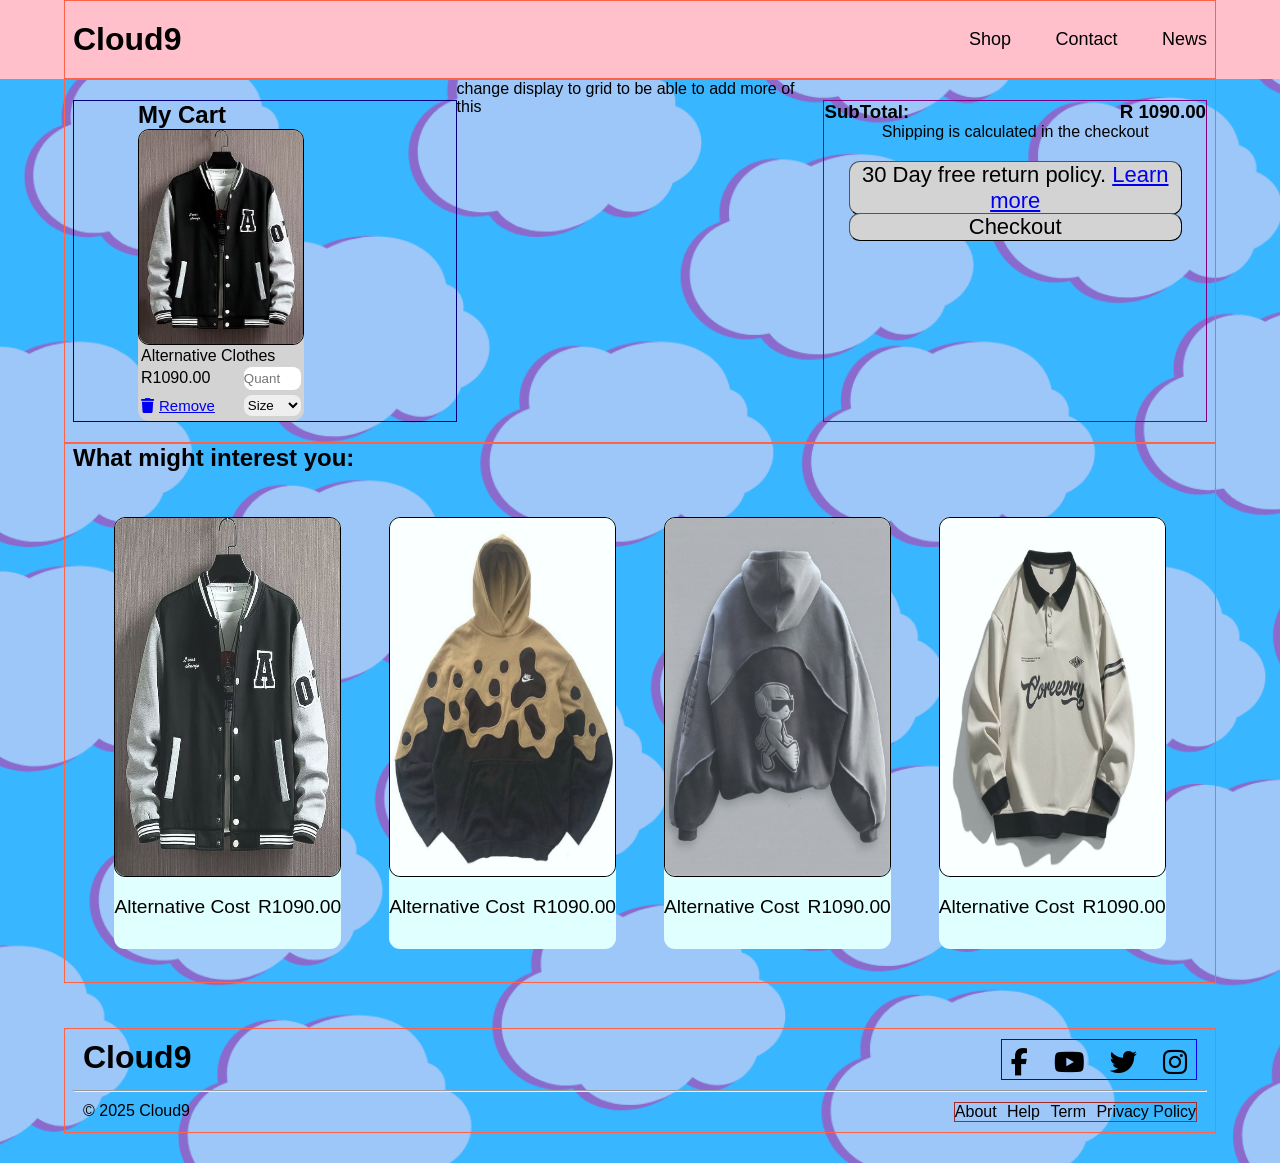
<file: Cloud2/Cart.html>
<html lang="en">
<head>
    <meta charset="UTF-8">
    <meta name="viewport" content="width=device-width, initial-scale=1.0">
    <title>Advert</title>
    <link rel="stylesheet" href="style.css">
    <link rel="stylesheet" href="https://cdnjs.cloudflare.com/ajax/libs/font-awesome/6.2.0/css/all.min.css">
</head>
<body>
    <header class="header">
        <div class="container">
            <a href="Home.html" class="Logo">Cloud9</a> 
            <nav class="navbar">
                <a href="About.html">Shop</a>
                <a href="Contact.html">Contact</a>
                <a href="Home.html">News</a> 
            </nav>
            <div id="menu-btn" class="fas fa-bars"></div> 
        </div>
    </header>
    <main>
        <section class="CartSection">
            <div class="container">
                <div class="MyCartContainer">
                    <div class="CartContainer">
                        <h2>My Cart</h2>
                        <div class="CartCart">
                            <div class="flexImage">
                                <img src="jacket.jpg" alt="ItemClothing">
                            </div>
                            <div class="FlexDetail">
                                <p>Alternative Clothes</p>
                                <div class="CartDiv1">
                                    <p>R1090.00</p>
                                    <input type="number" placeholder="Quant" min="1" max="10" >   
                                </div>
                            </div>
                            <div class="FlexLast">
                                <a href="#" id="fa-trash"><i class="fa-solid fa-trash"></i>Remove</a>
                                <select class="CartSize">
                                    <option value="Item0" hidden>Size</option>
                                    <option value="Item1">xS</option>
                                    <option value="Item2">S</option>
                                    <option value="Item3">M</option>
                                    <option value="Item4">L</option>
                                    <option value="Item5">xL</option>
                                </select>      
                            </div>
                        </div>
                    </div>
                </div>
                change display to grid to be able to add more of this 
                <div class="PaymentContainer">
                    <div class="PaymentPrice">
                        <h3>SubTotal:</h3>
                        <h3>R 1090.00</h3>
                    </div>
                    <p>Shipping is calculated in the checkout</p>
                    <div class="ReturnPolicy">
                        <a href="Home.html" class="non"><button>30 Day free return policy. <a href="Home.html">Learn more</a></button></a>
                    </div>
                    <div class="ReturnPolicy">  
                        <a href="Checkout.html"><button class="checkout">Checkout</button></a>
                     </div>  
                </div>
            </div>
        </section>
        <section class="RecommendedSection">
            <div class="container">
                <h1>What might interest you:</h1>
                <div class="containerCard">
                    <div class="Item_Container">
                        <div class="Item_Card">
                            <a href="#"><img src="jacket.jpg" alt="ItemImage"></a> 
                            <a href="#"><i id="fa-arrows-alt" class="fa-solid fa-arrows-alt"></i></a>
                            <a href="#"><i id="fa-cart-plus" class="fa-solid fa-cart-plus"></i></a> 
                        </div>
                        <div class="ProductDetail">
                            <p class="Product_Name">Alternative Cost</p>
                            <p class="Product_Price">R1090.00</p>
                        </div>
                    </div>
                    <div class="Item_Container">
                        <div class="Item_Card">
                            <a href="#"><img src="Hoody.jpg" alt="ItemImage"></a> 
                            <a href="#"><i id="fa-arrows-alt" class="fa-solid fa-arrows-alt"></i></a>
                            <a href="#"><i id="fa-cart-plus" class="fa-solid fa-cart-plus"></i></a> 
                        </div>
                        <div class="ProductDetail">
                            <p class="Product_Name">Alternative Cost</p>
                            <p class="Product_Price">R1090.00</p>
                        </div>
                    </div>
                    <div class="Item_Container">
                        <div class="Item_Card">
                            <a href="#"><img src="Hoodie.jpg" alt="ItemImage"></a> 
                            <a href="#"><i id="fa-arrows-alt" class="fa-solid fa-arrows-alt"></i></a>
                            <a href="#"><i id="fa-cart-plus" class="fa-solid fa-cart-plus"></i></a> 
                        </div>
                        <div class="ProductDetail">
                            <p class="Product_Name">Alternative Cost</p>
                            <p class="Product_Price">R1090.00</p>
                        </div>
                    </div>
                    <div class="Item_Container">
                        <div class="Item_Card">
                            <a href="#"><img src="Sweater.jpg" alt="ItemImage"></a> 
                            <a href="#"><i id="fa-arrows-alt" class="fa-solid fa-arrows-alt"></i></a>
                            <a href="#"><i id="fa-cart-plus" class="fa-solid fa-cart-plus"></i></a> 
                        </div>
                        <div class="ProductDetail">
                            <p class="Product_Name">Alternative Cost</p>
                            <p class="Product_Price">R1090.00</p>
                        </div>
                    </div>
                </div>
            </div>
        </section>
    </main>
    <footer>
        <div class="container">
            <div class="topfooter">
                <a href="Home.html" class="Logo">Cloud9</a> 
                <div class="socials">
                    <i href="#" class="fab fa-facebook-f"></i>
                    <i class="fab fa-youtube"></i>
                    <i class="fab fa-twitter"></i>                
                    <i class="fab fa-instagram"></i>
                </div>
            </div>
            <hr/>
            <div class="footlinks">
                <div id="copyright">
                    <p>© 2025 Cloud9</p>
                </div>
                <div id="T_C">
                    <a href="#">About</a>
                    <a href="#">Help</a>
                    <a href="#">Term</a>
                    <a href="#">Privacy Policy</a>
                </div>
            </div>
        </div>
    </footer>
</body>
</html>
</file>
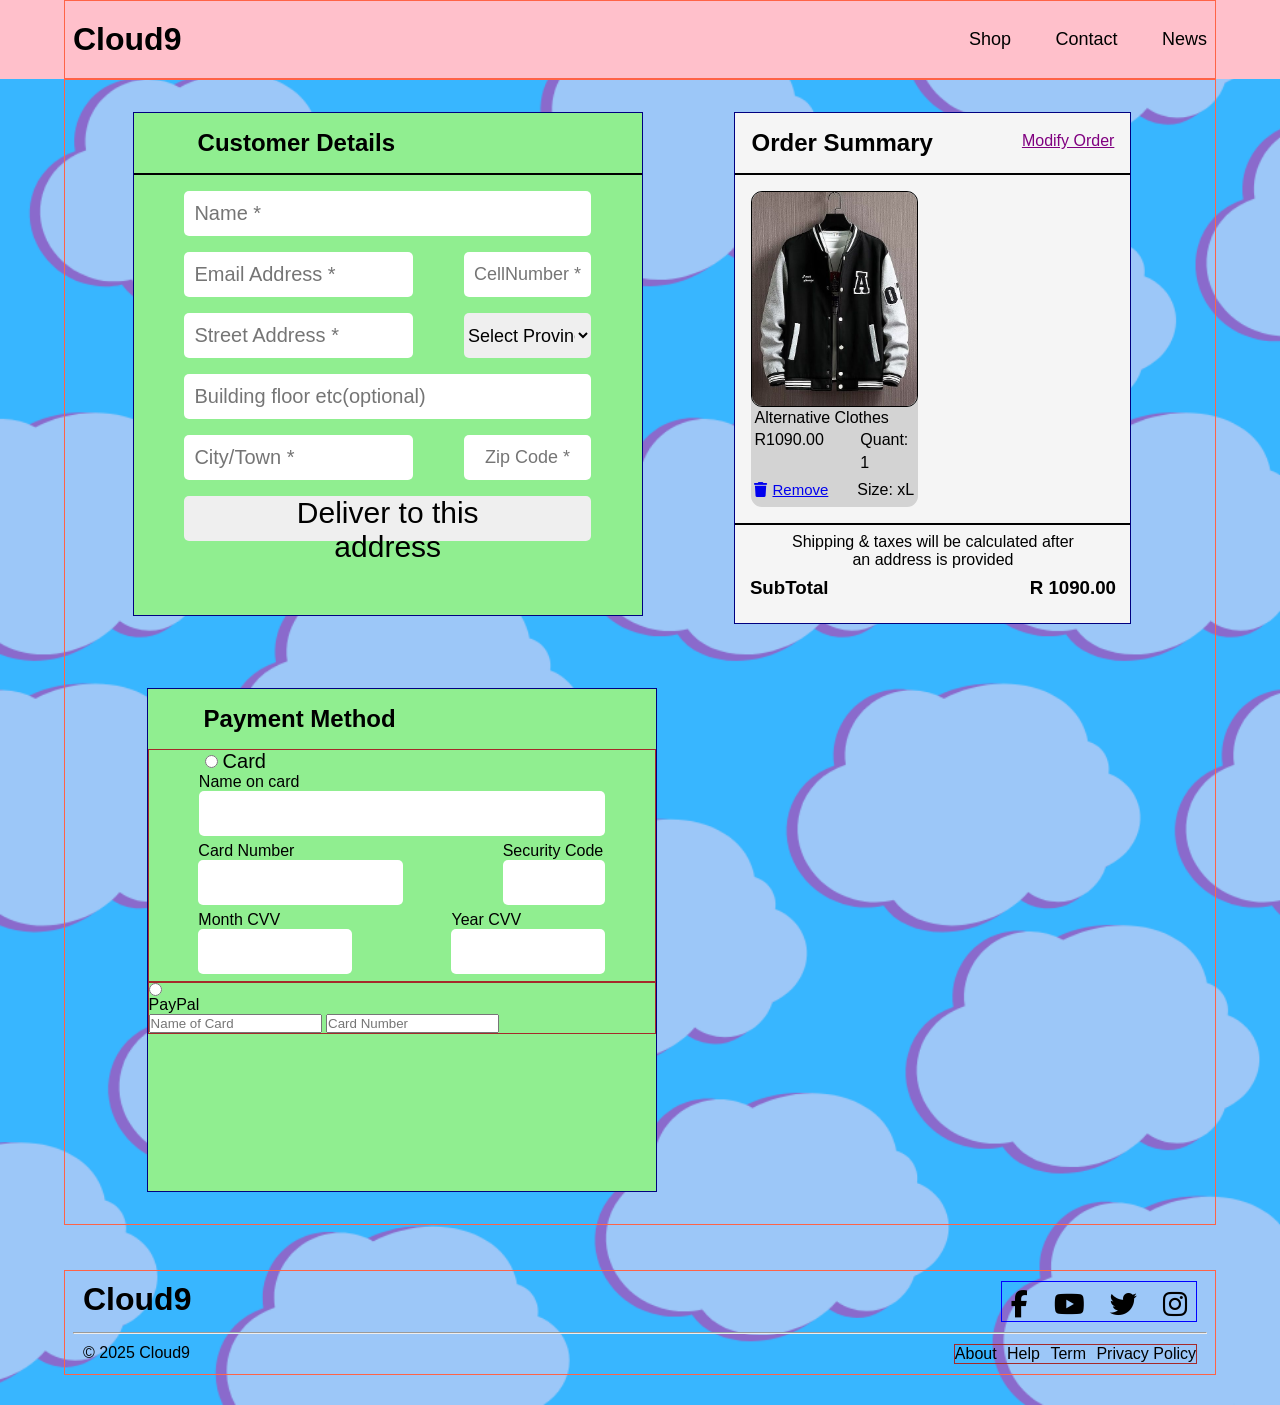
<file: Cloud2/Checkout.html>
<html lang="en">
<head>
    <meta charset="UTF-8">
    <meta name="viewport" content="width=device-width, initial-scale=1.0">
    <title>Advert</title>
    <link rel="stylesheet" href="style.css">
    <link rel="stylesheet" href="https://cdnjs.cloudflare.com/ajax/libs/font-awesome/6.2.0/css/all.min.css">
</head>
<body>
    <header class="header">
        <div class="container">
            <a href="Home.html" class="Logo">Cloud9</a> 
            <nav class="navbar">
                <a href="About.html">Shop</a>
                <a href="Contact.html">Contact</a>
                <a href="Home.html">News</a> 
            </nav>
            <div id="menu-btn" class="fas fa-bars"></div> 
        </div>
    </header>
    <main>
        <section class="SectionCustomerCheckout">
            <div class="container">
                <div class="CustomerCheckout">
                    <div class="CustomerDetialsCard">
                        <span hidden><p>1</p></span>
                        <h2>Customer Details</h2>
                        <hr  size="3" color="black"/>
                        <input placeholder="Name *" class="Input_Item0">
                        <div>
                            <input type="email" placeholder="Email Address *" class="Input_Item1">
                            <input placeholder="CellNumber *" class="Input_Item2">
                        </div>
                        <div>
                            <input placeholder="Street Address *" class="Input_Item1">
                            <select class="Input_Item2">
                                <option value="Prov0" hidden>Select Province *</option>
                                <option value="Prov1">Eastern Cape</option>
                                <option value="Prov2">Free State</option>
                                <option value="Prov3">Gauteng</option>
                                <option value="Prov4">KwaZulu-Natal</option>
                                <option value="Prov5">Limpopo</option>
                                <option value="Prov6">Mpumalanga</option>
                                <option value="Prov7">Northern Cape</option>
                                <option value="Prov8">North West</option>
                                <option value="Prov9">Western Cape</option>
                            </select>
                        </div>
                        <input placeholder="Building floor etc(optional)" class="Input_Item0">
                        <div>
                            <input placeholder="City/Town *" class="Input_Item1">
                            <input placeholder="Zip Code *" class="Input_Item2" min="0001" max="9999">
                        </div>
                        <a href="#" id="ref"><button class="Input_Item0" id="Buttons">Deliver to this address</button></a>
                    </div>
                    <div class="OrderSummaryCard">
                        <div class="heading">
                            <h2>Order Summary</h2>
                            <a href="Cart.html">Modify Order</a>
                        </div>
                        <hr  size="3" color="black"/>
                        <div class="CartCart">
                            <div class="flexImage">
                                <img src="jacket.jpg" alt="ItemClothing">
                            </div>
                            <div class="FlexDetail">
                                <p>Alternative Clothes</p>
                                <div class="CartDiv1">
                                    <p>R1090.00</p>
                                    <p class="cartSize">Quant: 1</p>   
                                </div>
                            </div>
                            <div class="FlexLast">
                                <a href="#" id="fa-trash"><i class="fa-solid fa-trash"></i>Remove</a>
                                <p class="cartSize">Size: xL</p>   
                            </div>
                        </div>
                        <hr  size="3" color="black"/>
                        <div class="PaymentPrice">
                            <p class="dispear">Shipping & taxes will be calculated after an address is provided</p>
                            <p hidden>Delivery between: <i>N/A - N/A</i></p>
                            <div class="fish">
                                <h3>SubTotal</h3>
                                <h3>R 1090.00</h3>  
                            </div>
                            <div class="fish">
                                <h3 hidden >Sales Tax:</h3>
                                <p hidden>N/A</p>
                            </div>
                            <div class="fish">
                                <h3 hidden>Delivery:</h3>
                                <p hidden>N/A</p> 
                            </div>
                        </div>
                    </div>
                </div>
                <div class="PaymentCheckout">
                    <div class="CustomerBankCard">
                        <span hidden><p>2</p></span>
                        <h2>Payment Method</h2>
                        <div class="CardPayment">
                            <div class="flexDiv">
                                <div class="SelectionHeader">
                                    <input type="radio" id="CheckBox">
                                    <p>Card</p> 
                                </div>
                                <form>
                                    <fieldset class="FieldsetNameOfCard">
                                        <legend>Name on card</legend>
                                        <input class="NameOfCard">
                                    </fieldset>
                                    
                                    <div>
                                        <fieldset class="FieldsetCardNumber">
                                            <legend>Card Number</legend>
                                            <input class="CardNumber">
                                        </fieldset>
                                        <fieldset class="FieldsetCardCode">
                                            <legend>Security Code</legend>
                                            <input class="CardCode">
                                        </fieldset>
                                    </div>
                                   
                                    <div class="CVV">
                                        <fieldset class="FieldsetMonthCVV">
                                            <legend>Month CVV</legend>
                                            <input type="number" min="1" max="12" class="MonthCVV">
                                        </fieldset>
                                        <fieldset class="FieldsetYearCVV">
                                            <legend>Year CVV</legend>
                                            <input type="number" min="25" max="45" class="YearCVV">
                                        </fieldset>
                                    </div>
                                    
                                </form>
                            </div>
                            <div class="FlexDiv">
                                <input type="radio">
                                <p>PayPal</p>
                                <div>
                                    <input placeholder="Name of Card">
                                    <input placeholder="Card Number">
                                </div>
                            </div>
                           
                        </div>
                        
                    </div>
                </div>
            </div>
        </section>
    </main>
    <footer>
        <div class="container">
            <div class="topfooter">
                <a href="Home.html" class="Logo">Cloud9</a> 
                <div class="socials">
                    <i href="#" class="fab fa-facebook-f"></i>
                    <i class="fab fa-youtube"></i>
                    <i class="fab fa-twitter"></i>                
                    <i class="fab fa-instagram"></i>
                </div>
            </div>
            <hr/>
            <div class="footlinks">
                <div id="copyright">
                    <p>© 2025 Cloud9</p>
                </div>
                <div id="T_C">
                    <a href="#">About</a>
                    <a href="#">Help</a>
                    <a href="#">Term</a>
                    <a href="#">Privacy Policy</a>
                </div>
            </div>
        </div>
    </footer>
</body>
</html>
</file>
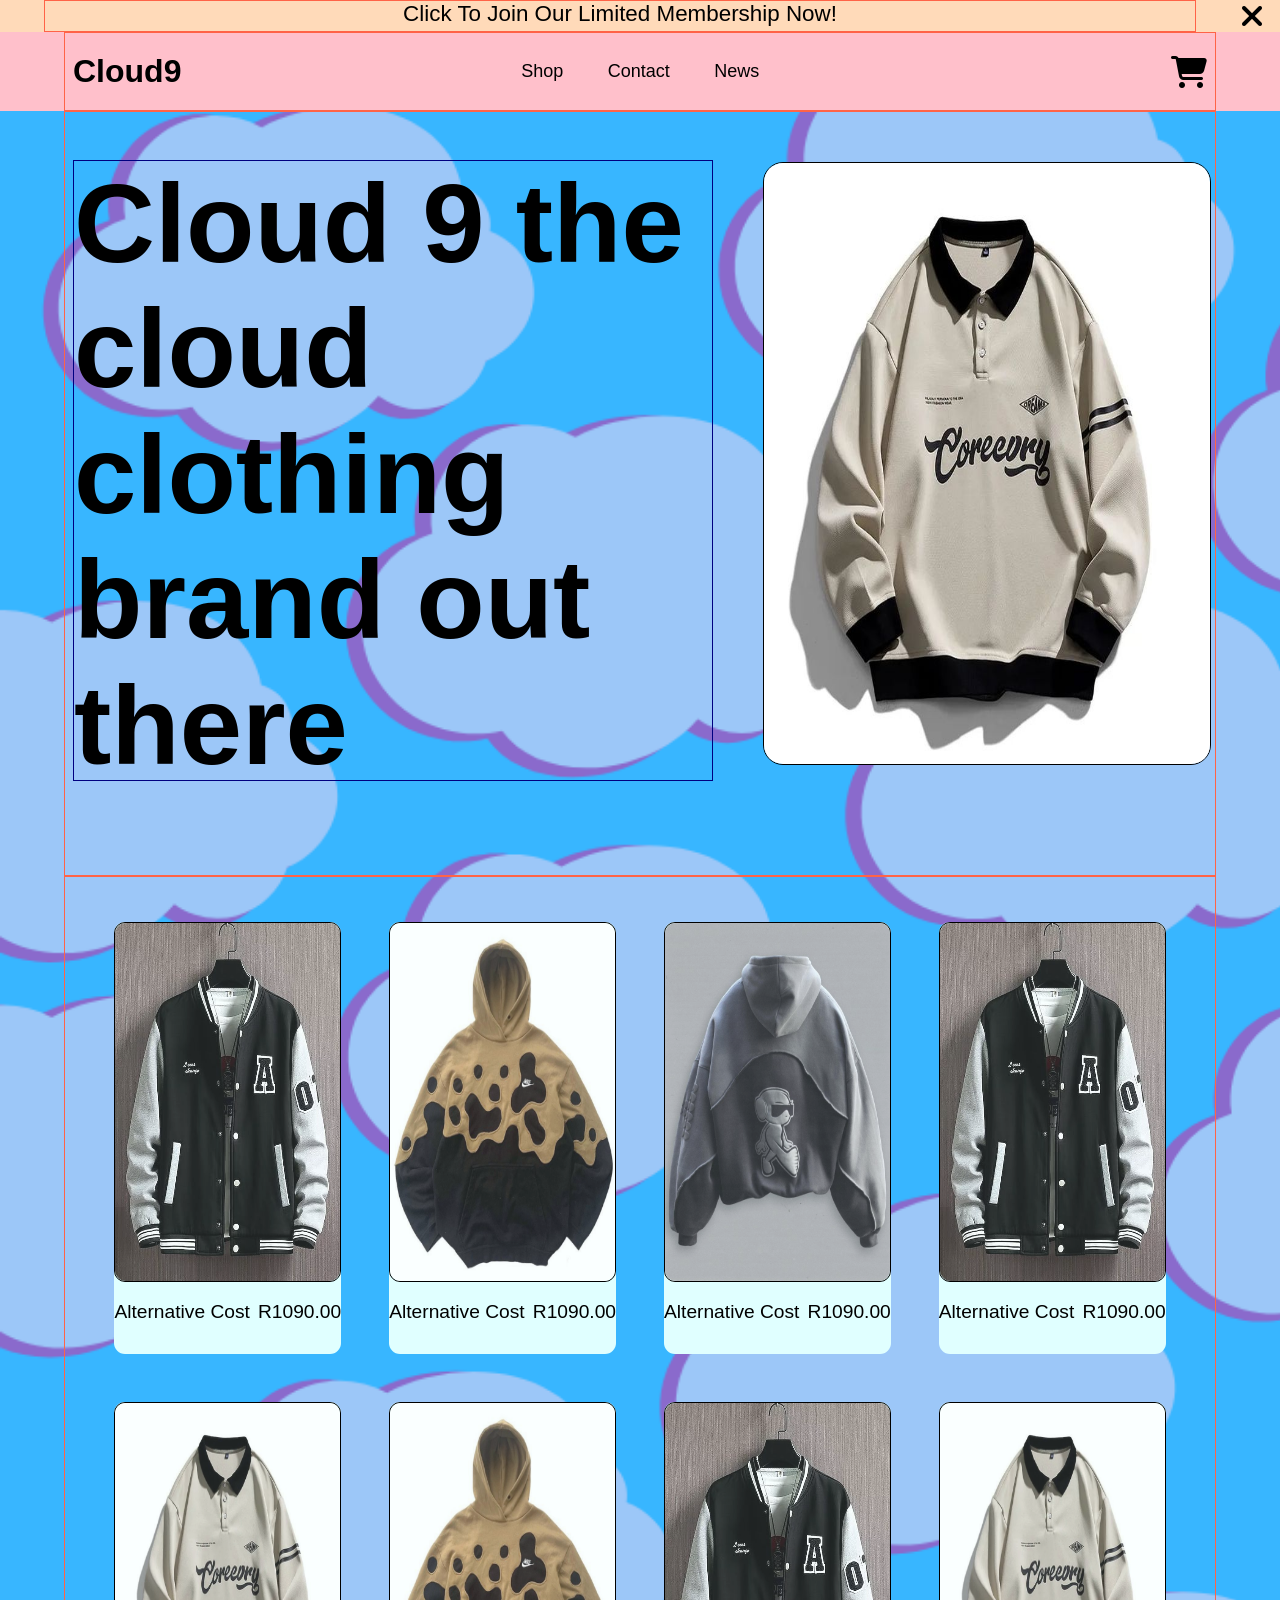
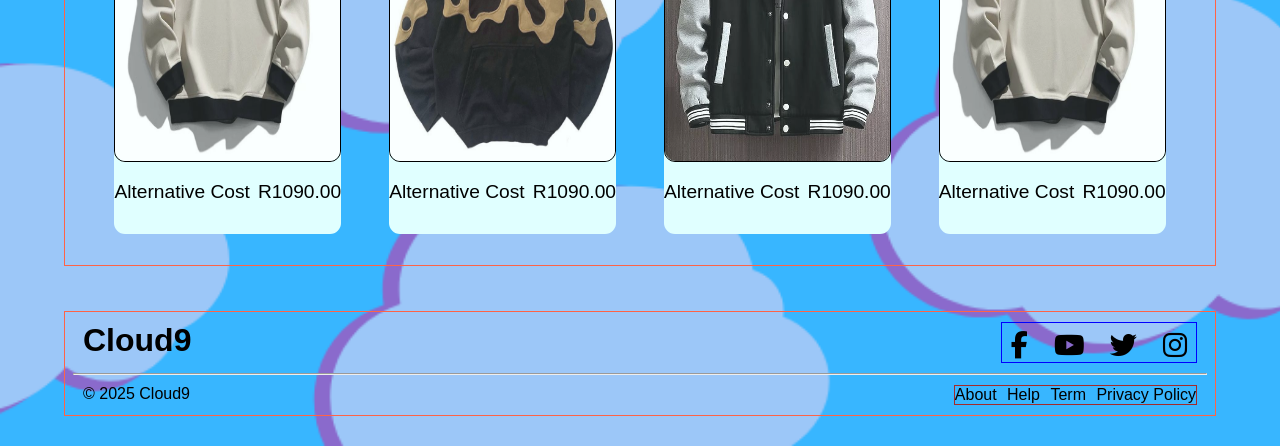
<file: Cloud2/Home.html>
<html lang="en">
<head>
    <meta charset="UTF-8">
    <meta name="viewport" content="width=device-width, initial-scale=1.0">
    <title>Advert</title>
    <link rel="stylesheet" href="style.css">
    <link rel="stylesheet" href="https://cdnjs.cloudflare.com/ajax/libs/font-awesome/6.2.0/css/all.min.css">
</head>
<body>
    <nav class="Subership">
        <div class="container">
            <a href="#"><p>Click To Join Our Limited Membership Now!</p></a>
        </div>
        <button class="cancel"><i class="fa-solid fa-xmark"></i></button>
    </nav>
    <header class="header">
        <div class="container">
            <a href="Home.html" class="Logo">Cloud9</a> 
            <nav class="navbar">
                <a href="About.html">Shop</a>
                <a href="Contact.html">Contact</a>
                <a href="Home.html">News</a> 
            </nav>
            <a href="Cart.html" class="Cart"><i class="fa-solid fa-cart-shopping"></i></a>
            <div id="menu-btn" class="fas fa-bars"></div> 
        </div>
    </header>
    <main>
        <section class="SectionHeroImage">
            <div class="container">
                <h1>Cloud 9 the cloud clothing brand out there</h1>
                <img src="Sweater.jpg" alt="HeroImage"  class="HeroImage">
            </div>
        </section>
        <section class="HeroProduct">
            <div class="container">
                <div class="containerCard">
                    <div class="Item_Container">
                        <div class="Item_Card">
                            <a href="#"><img src="jacket.jpg" alt="ItemImage"></a> 
                            <a href="#"><i id="fa-arrows-alt" class="fa-solid fa-arrows-alt"></i></a>
                            <a href="#"><i id="fa-cart-plus" class="fa-solid fa-cart-plus"></i></a> 
                        </div>
                        <div class="ProductDetail">
                            <p class="Product_Name">Alternative Cost</p>
                            <p class="Product_Price">R1090.00</p>
                        </div>
                    </div>
                    <div class="Item_Container">
                        <div class="Item_Card">
                            <a href="#"><img src="Hoody.jpg" alt="ItemImage"></a> 
                            <a href="#"><i id="fa-arrows-alt" class="fa-solid fa-arrows-alt"></i></a>
                            <a href="#"><i id="fa-cart-plus" class="fa-solid fa-cart-plus"></i></a> 
                        </div>
                        <div class="ProductDetail">
                            <p class="Product_Name">Alternative Cost</p>
                            <p class="Product_Price">R1090.00</p>
                        </div>
                    </div>
                    <div class="Item_Container">
                        <div class="Item_Card">
                            <a href="#"><img src="Hoodie.jpg" alt="ItemImage"></a> 
                            <a href="#"><i id="fa-arrows-alt" class="fa-solid fa-arrows-alt"></i></a>
                            <a href="#"><i id="fa-cart-plus" class="fa-solid fa-cart-plus"></i></a> 
                        </div>
                        <div class="ProductDetail">
                            <p class="Product_Name">Alternative Cost</p>
                            <p class="Product_Price">R1090.00</p>
                        </div>
                    </div>
                    <div class="Item_Container">
                        <div class="Item_Card">
                            <a href="#"><img src="jacket.jpg" alt="ItemImage"></a> 
                            <a href="#"><i id="fa-arrows-alt" class="fa-solid fa-arrows-alt"></i></a>
                            <a href="#"><i id="fa-cart-plus" class="fa-solid fa-cart-plus"></i></a> 
                        </div>
                        <div class="ProductDetail">
                            <p class="Product_Name">Alternative Cost</p>
                            <p class="Product_Price">R1090.00</p>
                        </div>
                    </div>
                    <div class="Item_Container">
                        <div class="Item_Card">
                            <a href="#"><img src="Sweater.jpg" alt="ItemImage"></a> 
                            <a href="#"><i id="fa-arrows-alt" class="fa-solid fa-arrows-alt"></i></a>
                            <a href="#"><i id="fa-cart-plus" class="fa-solid fa-cart-plus"></i></a> 
                        </div>
                        <div class="ProductDetail">
                            <p class="Product_Name">Alternative Cost</p>
                            <p class="Product_Price">R1090.00</p>
                        </div>
                    </div>
                    <div class="Item_Container">
                        <div class="Item_Card">
                            <a href="#"><img src="Hoody.jpg" alt="ItemImage"></a> 
                            <a href="#"><i id="fa-arrows-alt" class="fa-solid fa-arrows-alt"></i></a>
                            <a href="#"><i id="fa-cart-plus" class="fa-solid fa-cart-plus"></i></a> 
                        </div>
                        <div class="ProductDetail">
                            <p class="Product_Name">Alternative Cost</p>
                            <p class="Product_Price">R1090.00</p>
                        </div>
                    </div>
                    <div class="Item_Container">
                        <div class="Item_Card">
                            <a href="#"><img src="jacket.jpg" alt="ItemImage"></a> 
                            <a href="#"><i id="fa-arrows-alt" class="fa-solid fa-arrows-alt"></i></a>
                            <a href="#"><i id="fa-cart-plus" class="fa-solid fa-cart-plus"></i></a> 
                        </div>
                        <div class="ProductDetail">
                            <p class="Product_Name">Alternative Cost</p>
                            <p class="Product_Price">R1090.00</p>
                        </div>
                    </div>
                    <div class="Item_Container">
                        <div class="Item_Card">
                            <a href="#"><img src="Sweater.jpg" alt="ItemImage"></a> 
                            <a href="#"><i id="fa-arrows-alt" class="fa-solid fa-arrows-alt"></i></a>
                            <a href="#"><i id="fa-cart-plus" class="fa-solid fa-cart-plus"></i></a> 
                        </div>
                        <div class="ProductDetail">
                            <p class="Product_Name">Alternative Cost</p>
                            <p class="Product_Price">R1090.00</p>
                        </div>
                    </div>
                </div>
            </div>
        </section>

    </main>
    <footer>
        <div class="container">
            <div class="topfooter">
                <a href="Home.html" class="Logo">Cloud9</a> 
                <div class="socials">
                    <i href="#" class="fab fa-facebook-f"></i>
                    <i class="fab fa-youtube"></i>
                    <i class="fab fa-twitter"></i>                
                    <i class="fab fa-instagram"></i>
                </div>
            </div>
            <hr/>
            <div class="footlinks">
                <div id="copyright">
                    <p>© 2025 Cloud9</p>
                </div>
                <div id="T_C">
                    <a href="#">About</a>
                    <a href="#">Help</a>
                    <a href="#">Term</a>
                    <a href="#">Privacy Policy</a>
                </div>
            </div>
        </div>
    </footer>
</body>
</html>
</file>
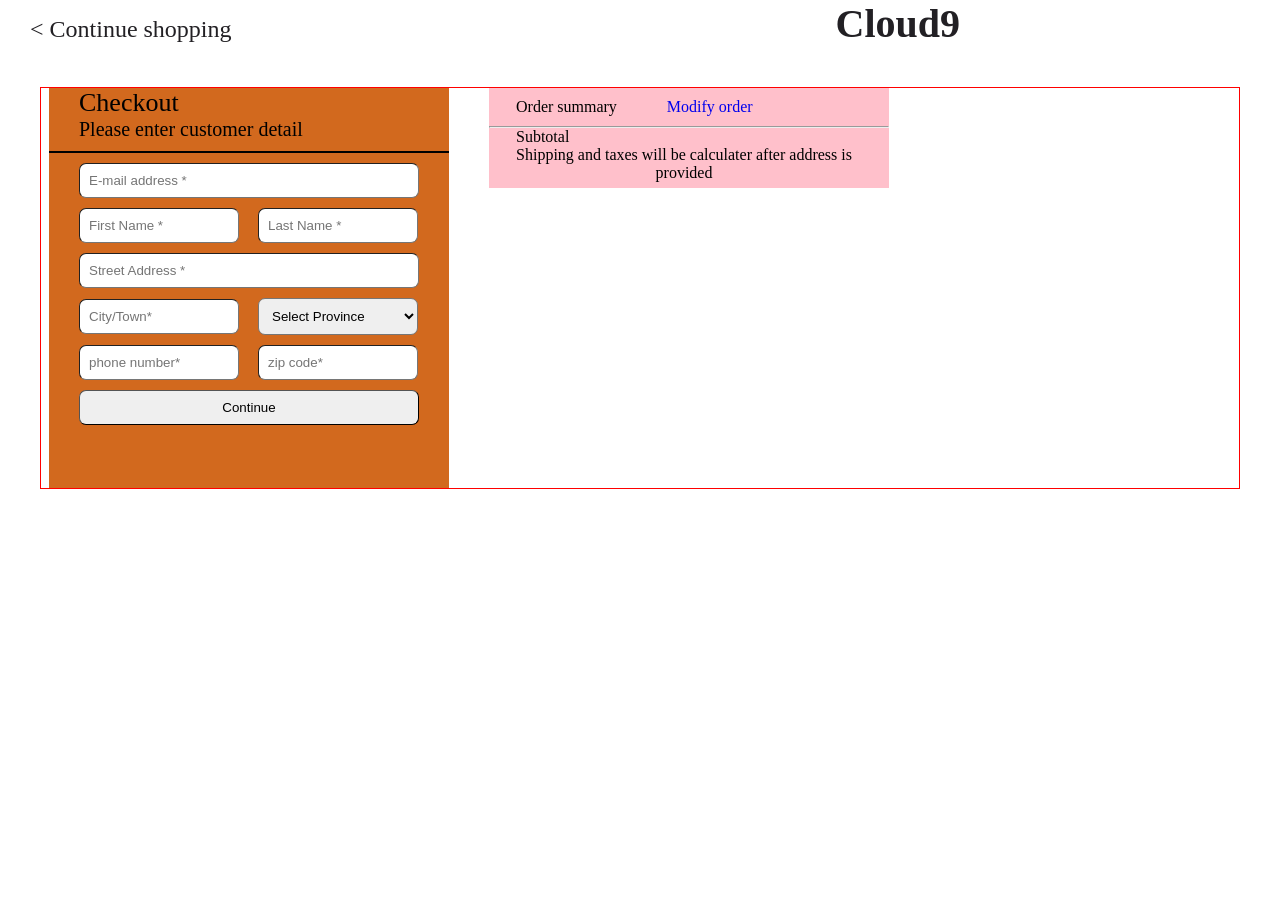
<file: Cloud9/Checkout.html>
<html lang="en">
<head>
    <meta charset="UTF-8">
    <meta name="viewport" content="width=device-width, initial-scale=1.0">
    <link rel="stylesheet" href="style.css">
    <title>Document</title>
</head>
<body>
        <div class="navbar">
            <a href="Home.html" class="back">< Continue shopping</a>
            <a href="Home.html" class="hometitle">Cloud9</a>
        </div>
    <section>
        <div class="container">
            <div class="Card1">
            <p id="checkout">Checkout</p>
            <p id="detail">Please enter customer detail</p>
            <hr color="black" size="2"/>
                <div class="checkOutDetails">
                    <input class="class" type="email" placeholder="E-mail address *">
                    <input placeholder="First Name *" class="class1">
                    <input placeholder="Last Name *" class="class2">
                    <input placeholder="Street Address *" class="class">
                    <input placeholder="City/Town*" class="class1">
                    <select class="class2">
                        <option value=" " disabled selected>Select Province</option>
                        <option value="prov1">Eastern Cape</option>
                        <option value="prov2">Free State</option>
                        <option value="prov3">Gauteng</option>
                        <option value="prov4">KwaZulu-Natal</option>
                        <option value="prov5">Limpop</option>
                        <option value="prov6">Mpumalanga</option>
                        <option value="prov7">Nothern Cape</option>
                        <option value="prov8">North West</option>
                        <option value="prov9">Western Cape</option>
                    </select>
                    <input type="number" placeholder="phone number*" class="class1">
                    <input type="number" placeholder="zip code*" class="class2">
                    <button class="class" type="submit">Continue</button>
                </div>
            </div>
            <div class="card2">
                <div class="w">
                    <p class="ordsummary">Order summary</p>
                    <p class="mod"><a href="#" >Modify order</a></p>
                
                </div>
                <hr/>
                <div>
                    <!--Will need to figure way to add the shopping order carts-->
                    <p class="subtotal">Subtotal</p>
                    <p id="total"></p>
                    <p class="orderText">Shipping and taxes will be calculater after address is provided</p>
                </div>
            </div>
        </div>
    </section>
</body>
</html>
</file>
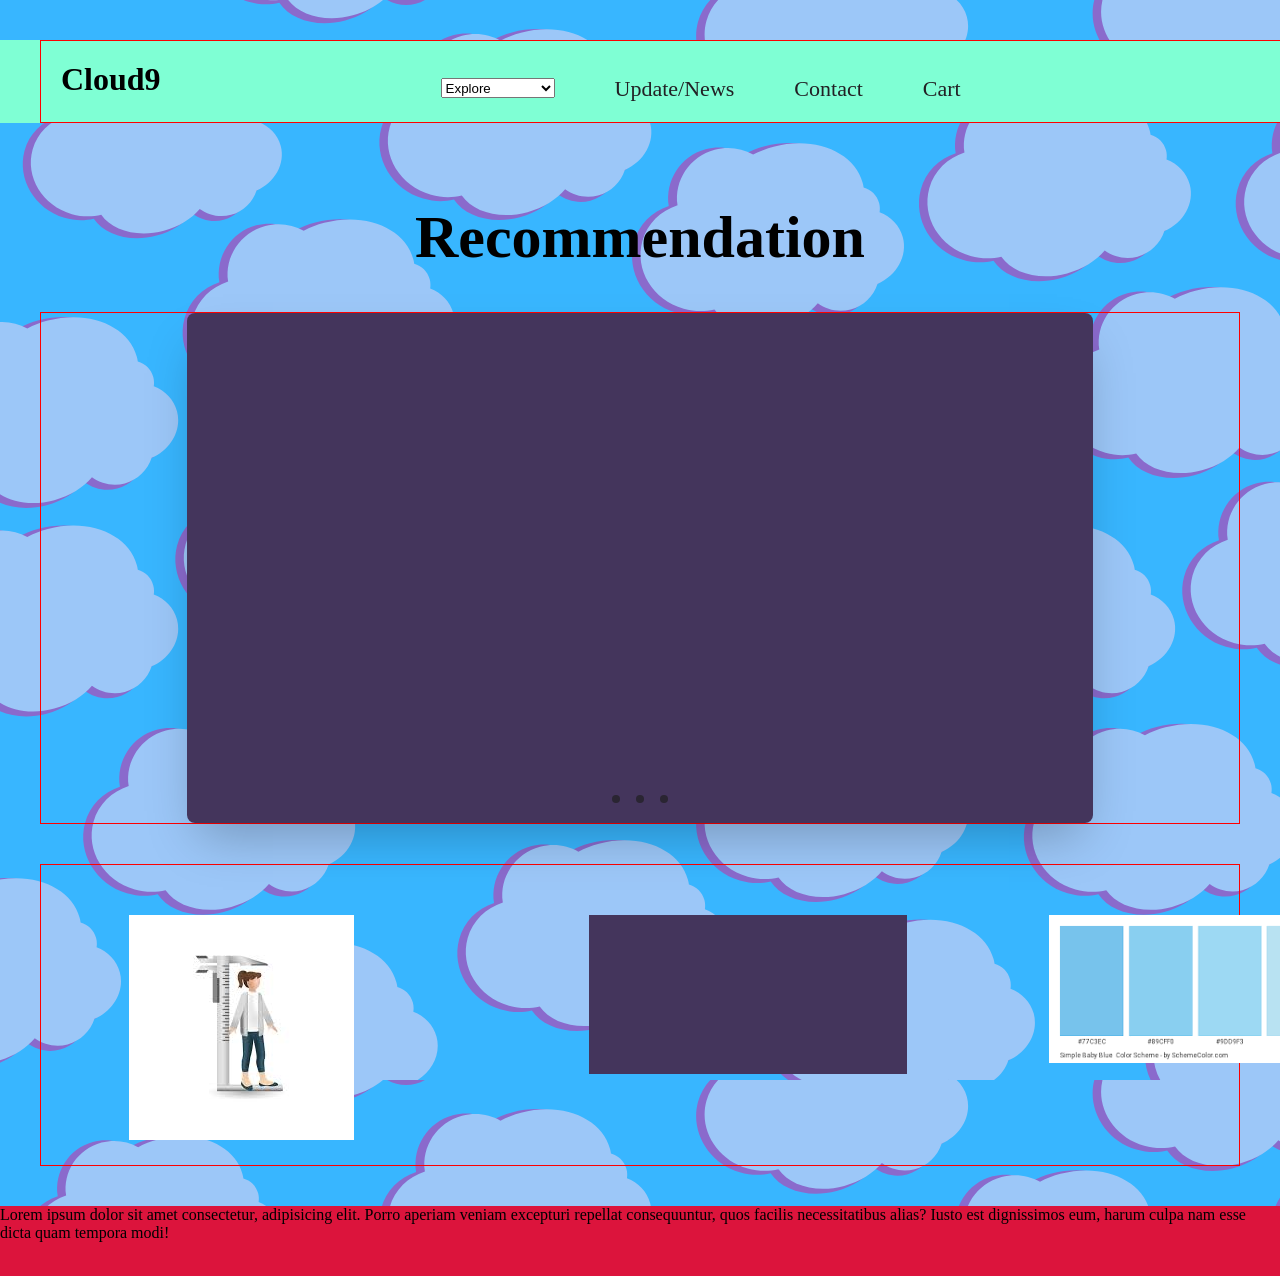
<file: Cloud9/Home.html>
<html lang="en">
<head>
    <meta charset="UTF-8">
    <meta name="viewport" content="width=device-width, initial-scale=1.0">
    <link rel="stylesheet" href="style.css">
    <title>Document</title>
</head>
    
<body background="backimage.png">
    <header class="header">
        <div class="container">
            <a href="#" class="Logo">Cloud9</a> 
            <nav class="navbar">
                <select>
                    <option value="clothing0" disabled selected>Explore</option>
                    <option value="clothing1">Tshirt</option>
                    <option value="clothing2">Hoody/Sweater</option>
                    <option value="clothing3">Tank Shirt</option>
                    <option value="clothing4">Cap</option>
                </select>
                <a href="#" id="News">Update/News</a>
                <a href="#" id="Contact">Contact</a>
                <a href="#" id="Cart">Cart</a>
            </nav>
            <div id="menu-btn" class="fas fa-bars"></div> 
        </div>
    </header>
    <section class="sectionHome">
        <p class="sectionHeader">Recommendation</p>
        <div class="container">
            
            <div class="slider-wrapper">
                <div class="slider">
                    <img id="slide1" src="images.png"/>
                    <img id="slide2" src="download.png"/>
                    <img id="slide3" src="images.png"/>
                </div>
                <div class="slider-nav">
                    <a href="#slide1"></a>
                    <a href="#slide2"></a>
                    <a href="#slide3"></a>
                </div>
            </div>
        </div>
    </section>
    <section class="shopping">
        <div class="container">
            <div class="card">
                <img src="height.jpeg">
            </div>
            <div class="card">
                <img src="images.png">
            </div>
            <div class="card">
                <img src="download.png">
            </div>
           
        </div>
    </section>
    <footer>
        <p>Lorem ipsum dolor sit amet consectetur, adipisicing elit. Porro aperiam veniam excepturi repellat consequuntur, quos facilis necessitatibus alias? Iusto est dignissimos eum, harum culpa nam esse dicta quam tempora modi!</p>
    </footer>
</body>
</html>
</file>
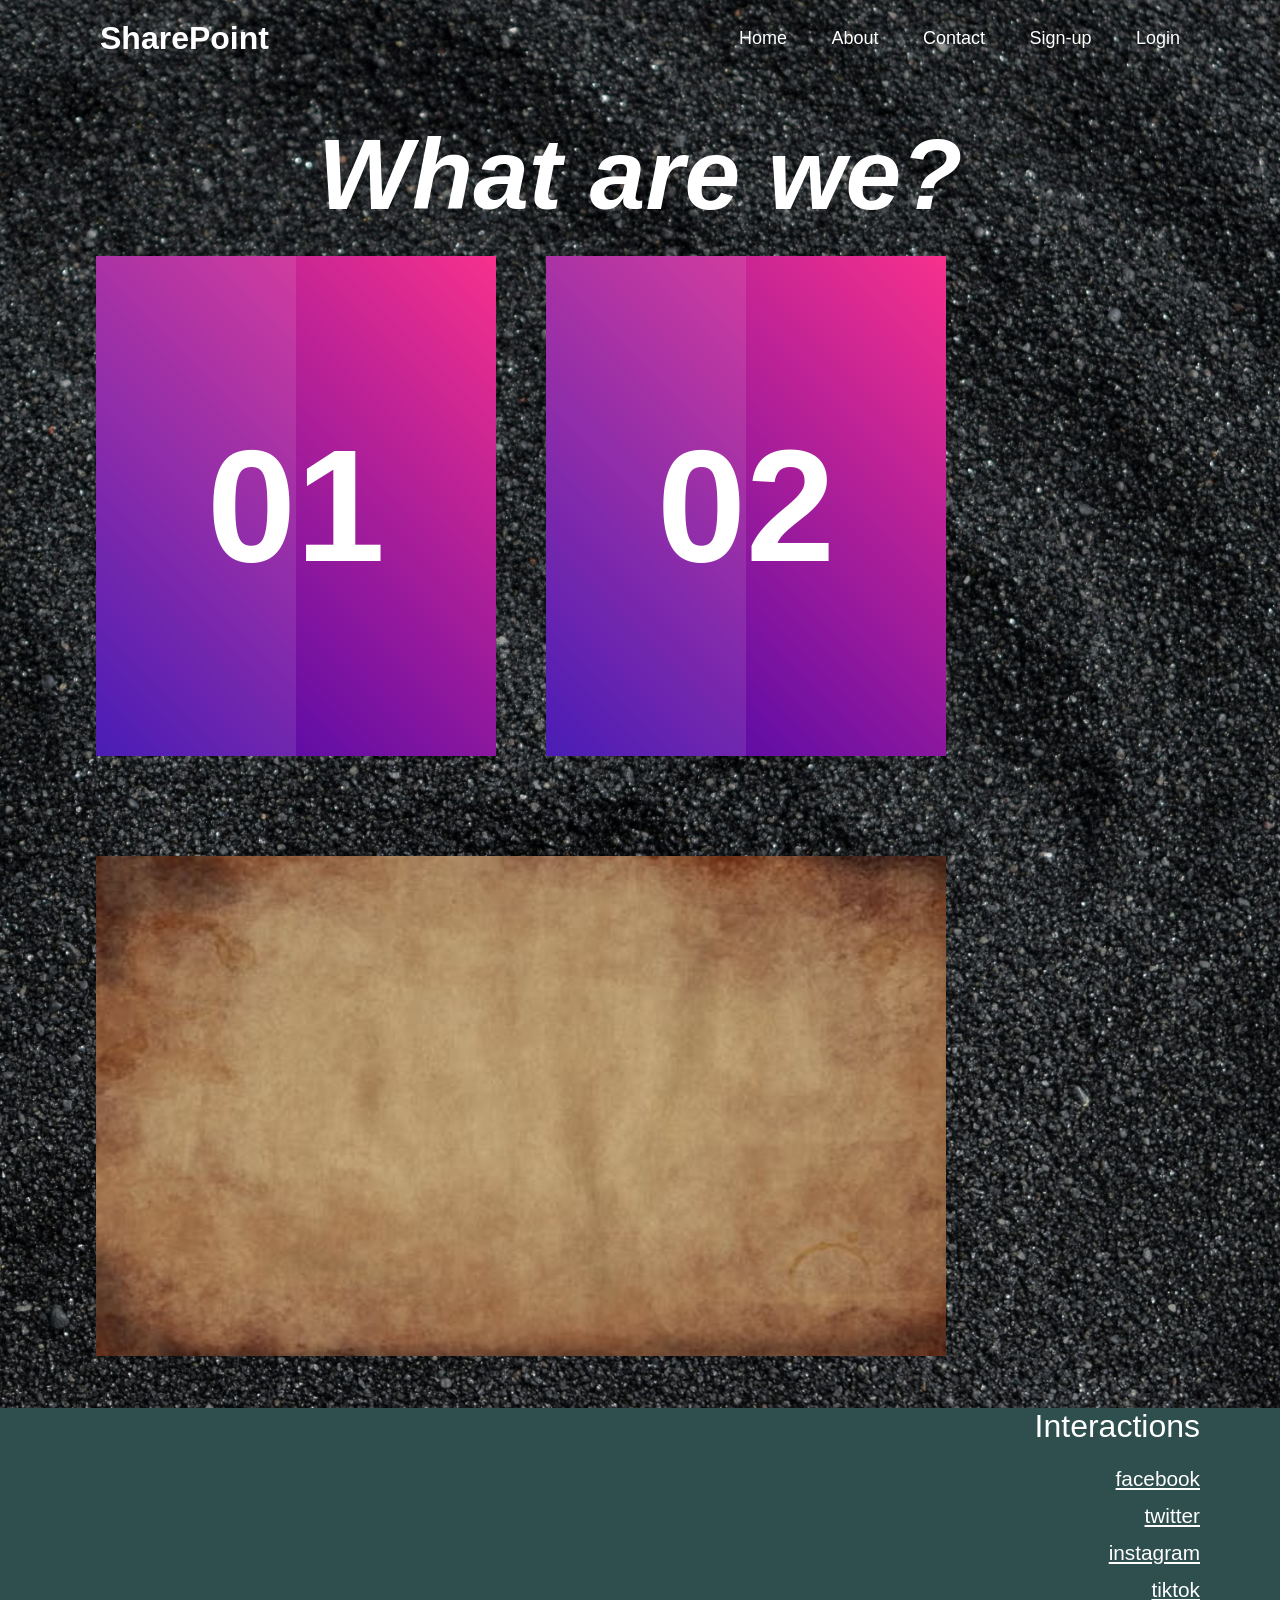
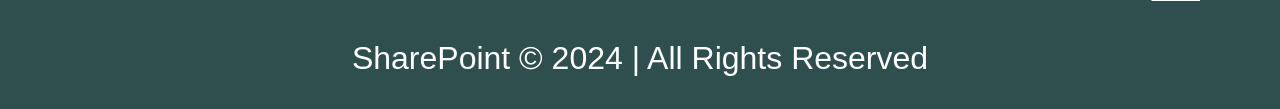
<file: Sharepont/Home.html>
<!DOCTYPE html>
<html lang="en">
<head>
    <meta charset="UTF-8">
    <meta name="viewport" content="width=device-width, initial-scale=1.0">
    
    <title>Navbar with flexbox</title>
    <link rel="stylesheet" href="style.css">
</head>

<body>
    <header class="header">
        <div class="headers">
            <a href="Home.html" class="logo">SharePoint</a>
            <nav class="navbar">
                <a href="Home.html">Home</a>
                <a href="#">About</a>
                <a href="#">Contact</a>
                <a href="#">Sign-up</a>
                <a href="#">Login</a>
            </nav>
        </div>
    </header>
    <section class="Home_Advertisement">
        <p class="H1"><b>What are we?</b></p>
        <div class="container">
            <div class="card">
                <div class="front 1">
                    <div class="content">
                        <h2>This is the first heading</h2>
                        <p>Lorem ipsum dolor sit amet consectetur adipisicing elit. Ipsa, ut at eaque ducimus fuga explicabo ipsum tempore porro libero, consequatur ea expedita? Architecto aliquam, maxime possimus at eum atque vel.</p>
                    </div>
                </div>
                <div class="front front2"><h2>01<h2></div>
            </div>         
            <div class="card">
                <div class="front 1">
                    <div class="content">
                        <h2>This is the first heading</h2>
                        <p>Lorem ipsum dolor sit amet consectetur adipisicing elit. Ipsa, ut at eaque ducimus fuga explicabo ipsum tempore porro libero, consequatur ea expedita? Architecto aliquam, maxime possimus at eum atque vel.</p>
                    </div>
                </div>
            <div class="front front2"><h2>02<h2></div>
        </div>
        <div>
            <img class="HomeImg" src="download.jpeg" alt="alternative text">
        </div>
    </section>

    
    <section>
        
    </section>
    <footer class="footer">
        <section class="flex">
            <div class="box">
                <p class="subfooter">Interactions</p>
                <a href="#"><span>facebook</span><i class="fab fa-facebook-f"></i></a>
                <a href="#"><span>twitter</span><i class="fab fa-twitter"></i></a>
                <a href="#"><span>instagram</span><i class="fab fa-instagram"></i></a>
                <a href="#"><span>tiktok</span><i class="fab fa-instagram"></i></a>
            </div>
        </section>
        <div class="credit">SharePoint &copy; 2024 | All Rights Reserved</div>
    </footer>

</body>


</html>
</file>
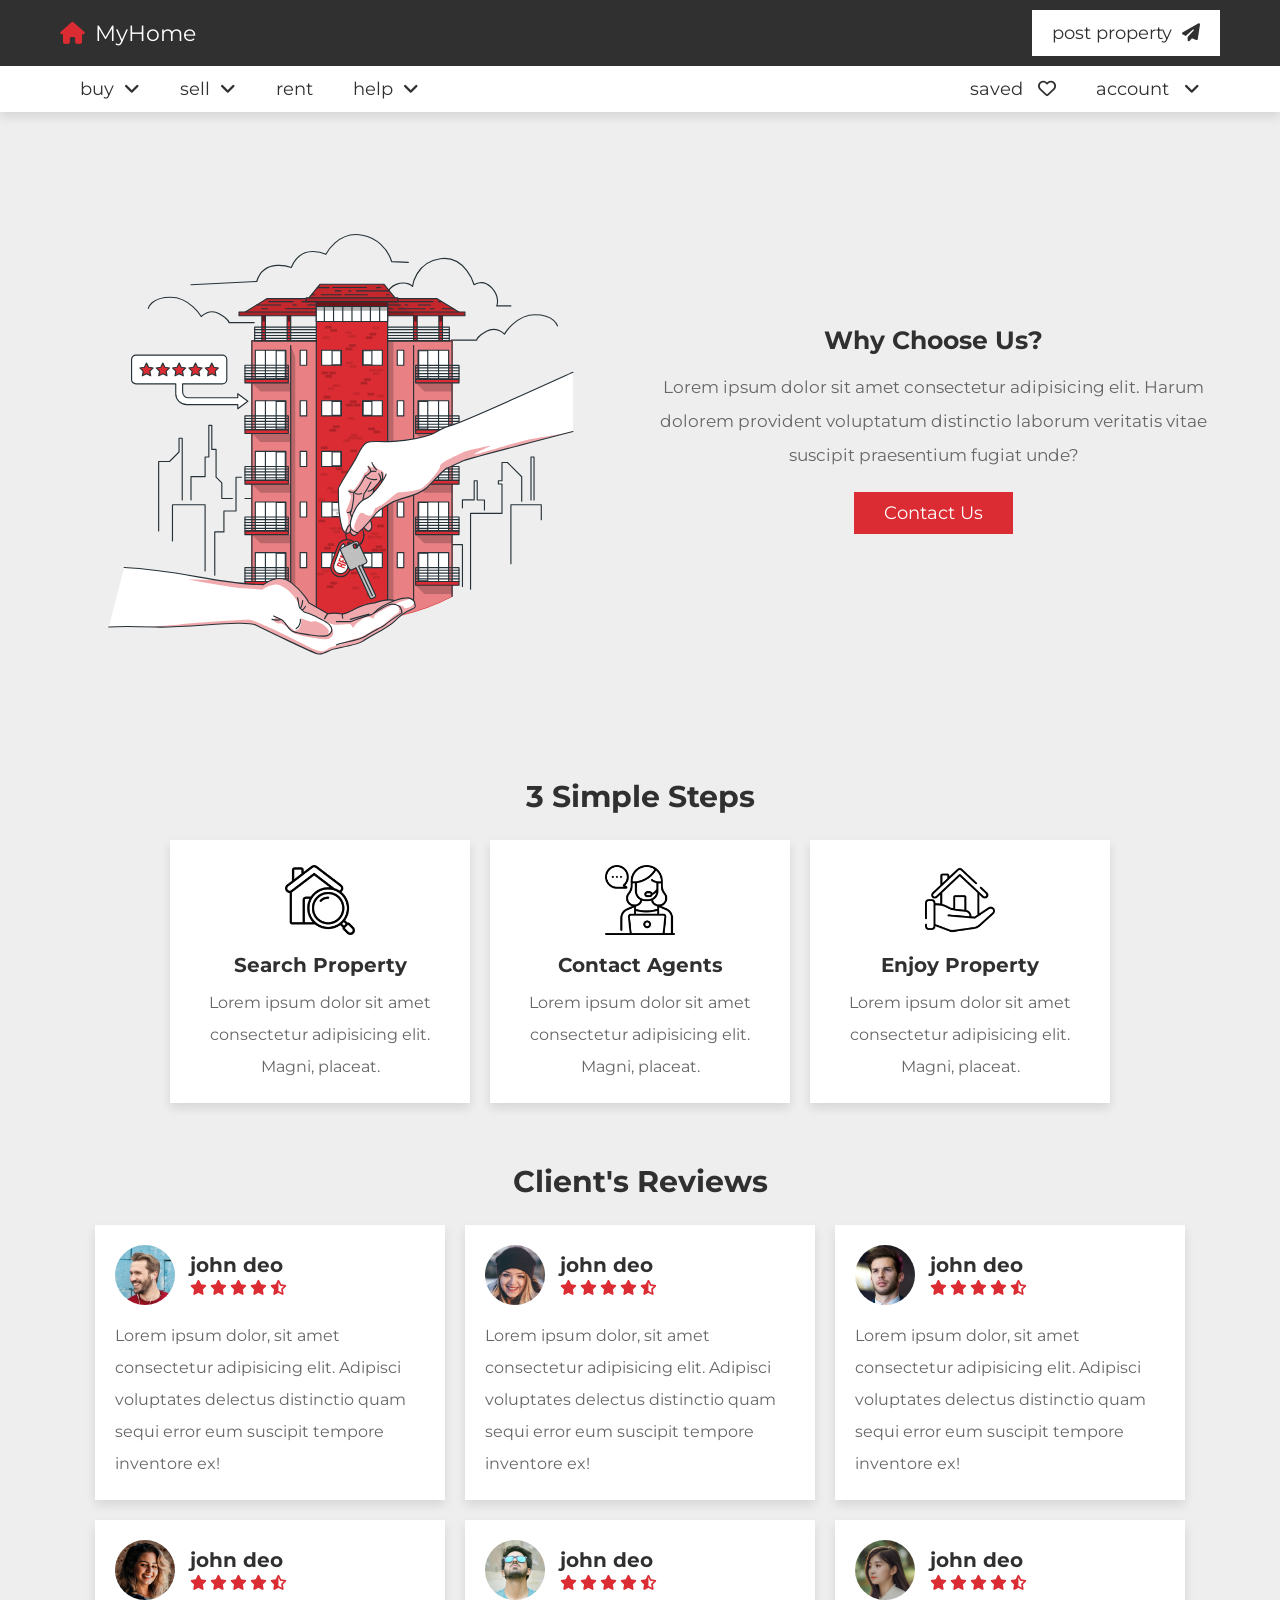
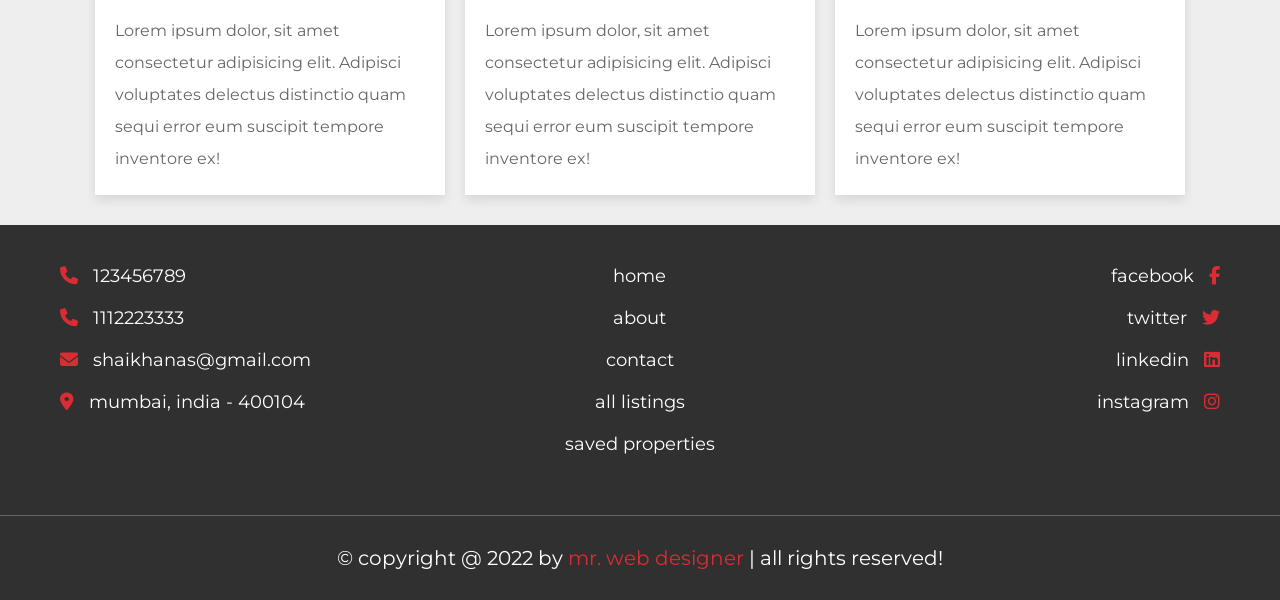
<file: front-end real-estate website/desgin/about.html>
<!DOCTYPE html>
<html lang="en">
<head>
   <meta charset="UTF-8">
   <meta http-equiv="X-UA-Compatible" content="IE=edge">
   <meta name="viewport" content="width=device-width, initial-scale=1.0">
   <title>About Us</title>

   <!-- font awesome cdn link  -->
   <link rel="stylesheet" href="https://cdnjs.cloudflare.com/ajax/libs/font-awesome/6.2.0/css/all.min.css">

   <!-- custom css file link  -->
   <link rel="stylesheet" href="css/style.css">

</head>
<body>
   
<!-- header section starts  -->

<header class="header">

   <nav class="navbar nav-1">
      <section class="flex">
         <a href="home.html" class="logo"><i class="fas fa-house"></i>MyHome</a>

         <ul>
            <li><a href="#">post property<i class="fas fa-paper-plane"></i></a></li>
         </ul>
      </section>
   </nav>

   <nav class="navbar nav-2">
      <section class="flex">
         <div id="menu-btn" class="fas fa-bars"></div>

         <div class="menu">
            <ul>
               <li><a href="#">buy<i class="fas fa-angle-down"></i></a>
                  <ul>
                     <li><a href="#">house</a></li>
                     <li><a href="#">flat</a></li>
                     <li><a href="#">shop</a></li>
                     <li><a href="#">ready to move</a></li>
                     <li><a href="#">furnished</a></li>
                  </ul>
               </li>
               <li><a href="#">sell<i class="fas fa-angle-down"></i></a>
                  <ul>
                     <li><a href="#">post property</a></li>
                     <li><a href="#">dashboard</a></li>
                  </ul>
               </li>
               <li><a href="#">rent</a>
                  <ul>
                     <li><a href="#">house</a></li>
                     <li><a href="#">flat</a></li>
                     <li><a href="#">shop</a></li>
                  </ul>
               </li>
               <li><a href="#">help<i class="fas fa-angle-down"></i></a>
                  <ul>
                     <li><a href="about.html">about us</a></i></li>
                     <li><a href="contact.html">contact us</a></i></li>
                     <li><a href="contact.html#faq">FAQ</a></i></li>
                  </ul>
               </li>
            </ul>
         </div>

         <ul>
            <li><a href="#">saved <i class="far fa-heart"></i></a></li>
            <li><a href="#">account <i class="fas fa-angle-down"></i></a>
               <ul>
                  <li><a href="login.html">login</a></li>
                  <li><a href="register.html">register</a></li>
               </ul>
            </li>
         </ul>
      </section>
   </nav>

</header>

<!-- header section ends -->

<!-- about section starts  -->

<section class="about">

   <div class="row">
      <div class="image">
         <img src="images/about-img.svg" alt="">
      </div>
      <div class="content">
         <h3>why choose us?</h3>
         <p>Lorem ipsum dolor sit amet consectetur adipisicing elit. Harum dolorem provident voluptatum distinctio laborum veritatis vitae suscipit praesentium fugiat unde?</p>
         <a href="contact.html" class="inline-btn">contact us</a>
      </div>
   </div>

</section>

<!-- about section ends -->

<!-- steps section starts  -->

<section class="steps">

   <h1 class="heading">3 simple steps</h1>

   <div class="box-container">

      <div class="box">
         <img src="images/step-1.png" alt="">
         <h3>search property</h3>
         <p>Lorem ipsum dolor sit amet consectetur adipisicing elit. Magni, placeat.</p>
      </div>

      <div class="box">
         <img src="images/step-2.png" alt="">
         <h3>contact agents</h3>
         <p>Lorem ipsum dolor sit amet consectetur adipisicing elit. Magni, placeat.</p>
      </div>

      <div class="box">
         <img src="images/step-3.png" alt="">
         <h3>enjoy property</h3>
         <p>Lorem ipsum dolor sit amet consectetur adipisicing elit. Magni, placeat.</p>
      </div>

   </div>

</section>

<!-- steps section ends -->

<!-- review section starts  -->

<section class="reviews">

   <h1 class="heading">client's reviews</h1>

   <div class="box-container">

      <div class="box">
         <div class="user">
            <img src="images/pic-1.png" alt="">
            <div>
               <h3>john deo</h3>
               <div class="stars">
                  <i class="fas fa-star"></i>
                  <i class="fas fa-star"></i>
                  <i class="fas fa-star"></i>
                  <i class="fas fa-star"></i>
                  <i class="fas fa-star-half-alt"></i>
               </div>
            </div>
         </div>
         <p>Lorem ipsum dolor, sit amet consectetur adipisicing elit. Adipisci voluptates delectus distinctio quam sequi error eum suscipit tempore inventore ex!</p>
      </div>

      <div class="box">
         <div class="user">
            <img src="images/pic-2.png" alt="">
            <div>
               <h3>john deo</h3>
               <div class="stars">
                  <i class="fas fa-star"></i>
                  <i class="fas fa-star"></i>
                  <i class="fas fa-star"></i>
                  <i class="fas fa-star"></i>
                  <i class="fas fa-star-half-alt"></i>
               </div>
            </div>
         </div>
         <p>Lorem ipsum dolor, sit amet consectetur adipisicing elit. Adipisci voluptates delectus distinctio quam sequi error eum suscipit tempore inventore ex!</p>
      </div>

      <div class="box">
         <div class="user">
            <img src="images/pic-3.png" alt="">
            <div>
               <h3>john deo</h3>
               <div class="stars">
                  <i class="fas fa-star"></i>
                  <i class="fas fa-star"></i>
                  <i class="fas fa-star"></i>
                  <i class="fas fa-star"></i>
                  <i class="fas fa-star-half-alt"></i>
               </div>
            </div>
         </div>
         <p>Lorem ipsum dolor, sit amet consectetur adipisicing elit. Adipisci voluptates delectus distinctio quam sequi error eum suscipit tempore inventore ex!</p>
      </div>

      <div class="box">
         <div class="user">
            <img src="images/pic-4.png" alt="">
            <div>
               <h3>john deo</h3>
               <div class="stars">
                  <i class="fas fa-star"></i>
                  <i class="fas fa-star"></i>
                  <i class="fas fa-star"></i>
                  <i class="fas fa-star"></i>
                  <i class="fas fa-star-half-alt"></i>
               </div>
            </div>
         </div>
         <p>Lorem ipsum dolor, sit amet consectetur adipisicing elit. Adipisci voluptates delectus distinctio quam sequi error eum suscipit tempore inventore ex!</p>
      </div>

      <div class="box">
         <div class="user">
            <img src="images/pic-5.png" alt="">
            <div>
               <h3>john deo</h3>
               <div class="stars">
                  <i class="fas fa-star"></i>
                  <i class="fas fa-star"></i>
                  <i class="fas fa-star"></i>
                  <i class="fas fa-star"></i>
                  <i class="fas fa-star-half-alt"></i>
               </div>
            </div>
         </div>
         <p>Lorem ipsum dolor, sit amet consectetur adipisicing elit. Adipisci voluptates delectus distinctio quam sequi error eum suscipit tempore inventore ex!</p>
      </div>

      <div class="box">
         <div class="user">
            <img src="images/pic-6.png" alt="">
            <div>
               <h3>john deo</h3>
               <div class="stars">
                  <i class="fas fa-star"></i>
                  <i class="fas fa-star"></i>
                  <i class="fas fa-star"></i>
                  <i class="fas fa-star"></i>
                  <i class="fas fa-star-half-alt"></i>
               </div>
            </div>
         </div>
         <p>Lorem ipsum dolor, sit amet consectetur adipisicing elit. Adipisci voluptates delectus distinctio quam sequi error eum suscipit tempore inventore ex!</p>
      </div>

   </div>

</section>

<!-- review section ends -->










<!-- footer section starts  -->

<footer class="footer">

   <section class="flex">

      <div class="box">
         <a href="tel:1234567890"><i class="fas fa-phone"></i><span>123456789</span></a>
         <a href="tel:1112223333"><i class="fas fa-phone"></i><span>1112223333</span></a>
         <a href="mailto:shaikhanas@gmail.com"><i class="fas fa-envelope"></i><span>shaikhanas@gmail.com</span></a>
         <a href="#"><i class="fas fa-map-marker-alt"></i><span>mumbai, india - 400104</span></a>
      </div>

      <div class="box">
         <a href="home.html"><span>home</span></a>
         <a href="about.html"><span>about</span></a>
         <a href="contact.html"><span>contact</span></a>
         <a href="listings.html"><span>all listings</span></a>
         <a href="#"><span>saved properties</span></a>
      </div>

      <div class="box">
         <a href="#"><span>facebook</span><i class="fab fa-facebook-f"></i></a>
         <a href="#"><span>twitter</span><i class="fab fa-twitter"></i></a>
         <a href="#"><span>linkedin</span><i class="fab fa-linkedin"></i></a>
         <a href="#"><span>instagram</span><i class="fab fa-instagram"></i></a>

      </div>

   </section>

   <div class="credit">&copy; copyright @ 2022 by <span>mr. web designer</span> | all rights reserved!</div>

</footer>

<!-- footer section ends -->


<!-- custom js file link  -->
<script src="js/script.js"></script>

</body>
</html>
</file>
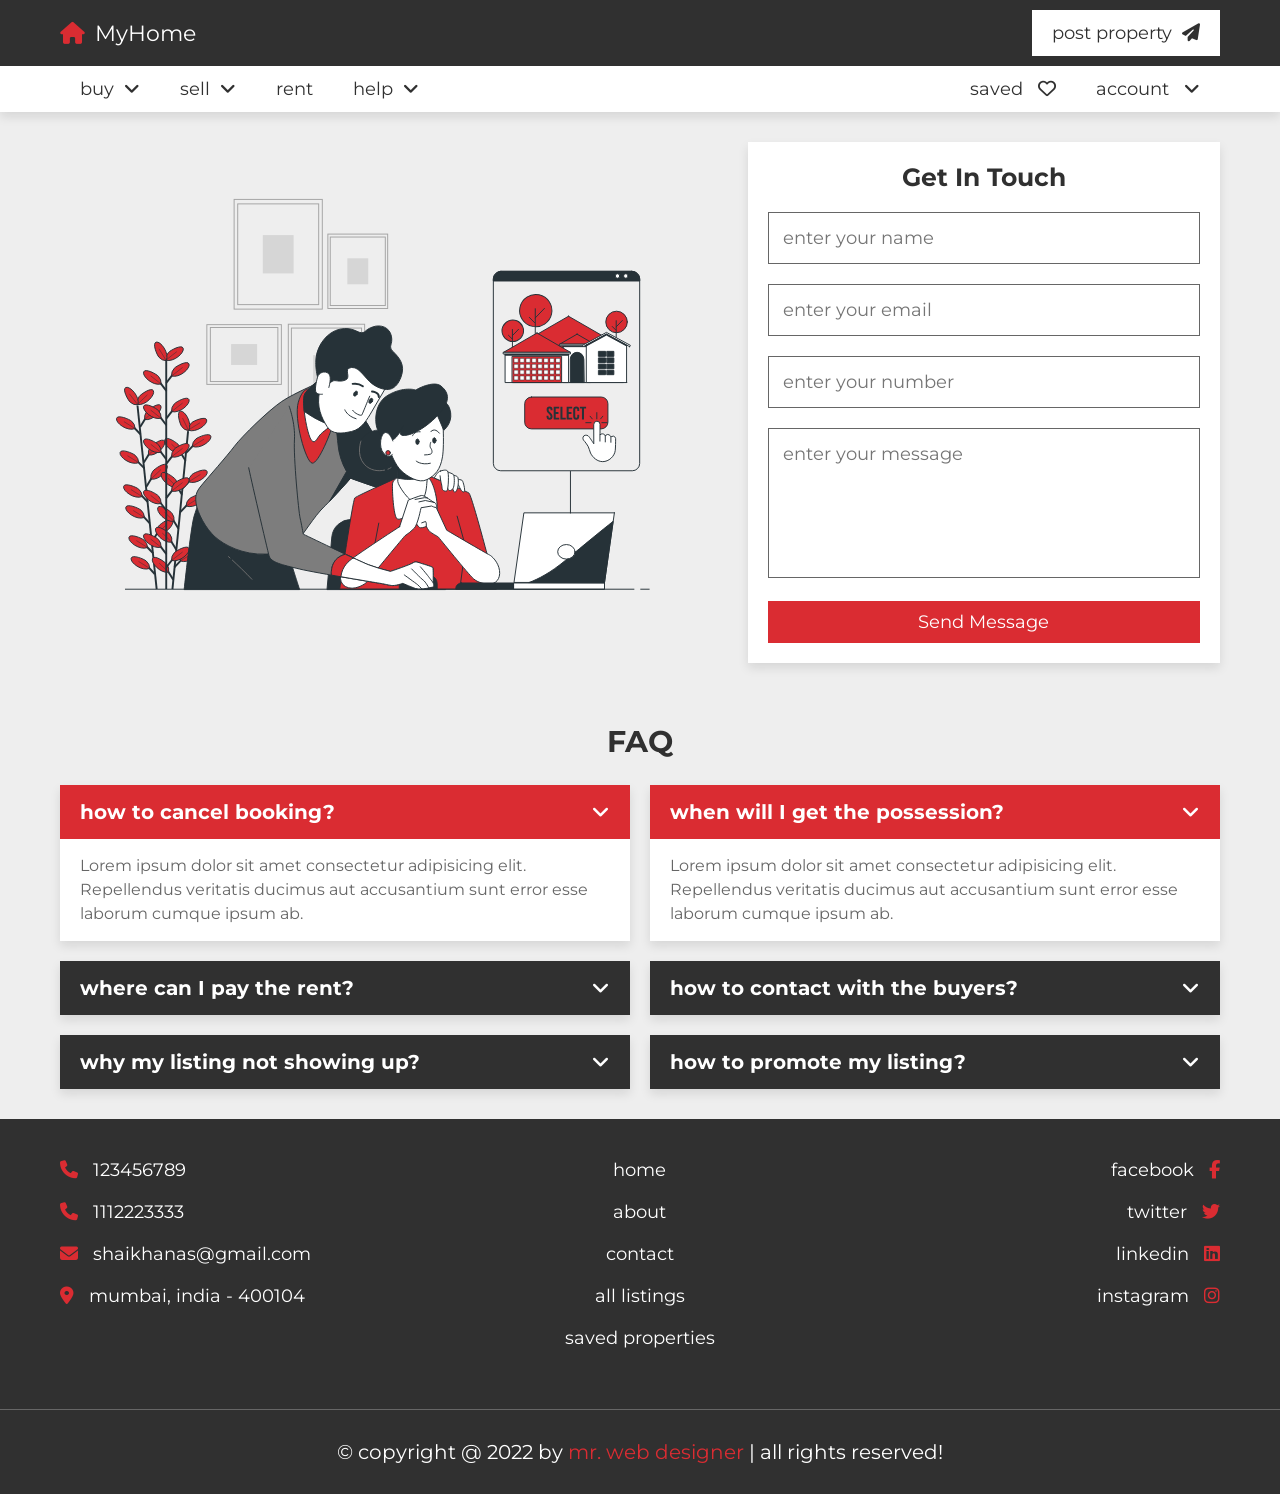
<file: front-end real-estate website/desgin/contact.html>
<!DOCTYPE html>
<html lang="en">
<head>
   <meta charset="UTF-8">
   <meta http-equiv="X-UA-Compatible" content="IE=edge">
   <meta name="viewport" content="width=device-width, initial-scale=1.0">
   <title>Contact Us</title>

   <!-- font awesome cdn link  -->
   <link rel="stylesheet" href="https://cdnjs.cloudflare.com/ajax/libs/font-awesome/6.2.0/css/all.min.css">

   <!-- custom css file link  -->
   <link rel="stylesheet" href="css/style.css">

</head>
<body>
   
<!-- header section starts  -->

<header class="header">

   <nav class="navbar nav-1">
      <section class="flex">
         <a href="home.html" class="logo"><i class="fas fa-house"></i>MyHome</a>

         <ul>
            <li><a href="#">post property<i class="fas fa-paper-plane"></i></a></li>
         </ul>
      </section>
   </nav>

   <nav class="navbar nav-2">
      <section class="flex">
         <div id="menu-btn" class="fas fa-bars"></div>

         <div class="menu">
            <ul>
               <li><a href="#">buy<i class="fas fa-angle-down"></i></a>
                  <ul>
                     <li><a href="#">house</a></li>
                     <li><a href="#">flat</a></li>
                     <li><a href="#">shop</a></li>
                     <li><a href="#">ready to move</a></li>
                     <li><a href="#">furnished</a></li>
                  </ul>
               </li>
               <li><a href="#">sell<i class="fas fa-angle-down"></i></a>
                  <ul>
                     <li><a href="#">post property</a></li>
                     <li><a href="#">dashboard</a></li>
                  </ul>
               </li>
               <li><a href="#">rent</a>
                  <ul>
                     <li><a href="#">house</a></li>
                     <li><a href="#">flat</a></li>
                     <li><a href="#">shop</a></li>
                  </ul>
               </li>
               <li><a href="#">help<i class="fas fa-angle-down"></i></a>
                  <ul>
                     <li><a href="about.html">about us</a></i></li>
                     <li><a href="contact.html">contact us</a></i></li>
                     <li><a href="contact.html#faq">FAQ</a></i></li>
                  </ul>
               </li>
            </ul>
         </div>

         <ul>
            <li><a href="#">saved <i class="far fa-heart"></i></a></li>
            <li><a href="#">account <i class="fas fa-angle-down"></i></a>
               <ul>
                  <li><a href="login.html">login</a></li>
                  <li><a href="register.html">register</a></li>
               </ul>
            </li>
         </ul>
      </section>
   </nav>

</header>

<!-- header section ends -->

<!-- contact section starts  -->

<section class="contact">

   <div class="row">
      <div class="image">
         <img src="images/contact-img.svg" alt="">
      </div>
      <form action="" method="post">
         <h3>get in touch</h3>
         <input type="text" name="name" required maxlength="50" placeholder="enter your name" class="box">
         <input type="email" name="email" required maxlength="50" placeholder="enter your email" class="box">
         <input type="number" name="number" required maxlength="10" max="9999999999" min="0" placeholder="enter your number" class="box">
         <textarea name="message" placeholder="enter your message" required maxlength="1000" cols="30" rows="10" class="box"></textarea>
         <input type="submit" value="send message" name="send" class="btn">
      </form>
   </div>

</section>

<!-- contact section ends -->

<!-- faq section starts  -->

<section class="faq" id="faq">

   <h1 class="heading">FAQ</h1>

   <div class="box-container">

      <div class="box active">
         <h3><span>how to cancel booking?</span><i class="fas fa-angle-down"></i></h3>
         <p>Lorem ipsum dolor sit amet consectetur adipisicing elit. Repellendus veritatis ducimus aut accusantium sunt error esse laborum cumque ipsum ab.</p>
      </div>

      <div class="box active">
         <h3><span>when will I get the possession?</span><i class="fas fa-angle-down"></i></h3>
         <p>Lorem ipsum dolor sit amet consectetur adipisicing elit. Repellendus veritatis ducimus aut accusantium sunt error esse laborum cumque ipsum ab.</p>
      </div>

      <div class="box">
         <h3><span>where can I pay the rent?</span><i class="fas fa-angle-down"></i></h3>
         <p>Lorem ipsum dolor sit amet consectetur adipisicing elit. Repellendus veritatis ducimus aut accusantium sunt error esse laborum cumque ipsum ab.</p>
      </div>

      <div class="box">
         <h3><span>how to contact with the buyers?</span><i class="fas fa-angle-down"></i></h3>
         <p>Lorem ipsum dolor sit amet consectetur adipisicing elit. Repellendus veritatis ducimus aut accusantium sunt error esse laborum cumque ipsum ab.</p>
      </div>

      <div class="box">
         <h3><span>why my listing not showing up?</span><i class="fas fa-angle-down"></i></h3>
         <p>Lorem ipsum dolor sit amet consectetur adipisicing elit. Repellendus veritatis ducimus aut accusantium sunt error esse laborum cumque ipsum ab.</p>
      </div>

      <div class="box">
         <h3><span>how to promote my listing?</span><i class="fas fa-angle-down"></i></h3>
         <p>Lorem ipsum dolor sit amet consectetur adipisicing elit. Repellendus veritatis ducimus aut accusantium sunt error esse laborum cumque ipsum ab.</p>
      </div>

   </div>

</section>

<!-- faq section ends -->










<!-- footer section starts  -->

<footer class="footer">

   <section class="flex">

      <div class="box">
         <a href="tel:1234567890"><i class="fas fa-phone"></i><span>123456789</span></a>
         <a href="tel:1112223333"><i class="fas fa-phone"></i><span>1112223333</span></a>
         <a href="mailto:shaikhanas@gmail.com"><i class="fas fa-envelope"></i><span>shaikhanas@gmail.com</span></a>
         <a href="#"><i class="fas fa-map-marker-alt"></i><span>mumbai, india - 400104</span></a>
      </div>

      <div class="box">
         <a href="home.html"><span>home</span></a>
         <a href="about.html"><span>about</span></a>
         <a href="contact.html"><span>contact</span></a>
         <a href="listings.html"><span>all listings</span></a>
         <a href="#"><span>saved properties</span></a>
      </div>

      <div class="box">
         <a href="#"><span>facebook</span><i class="fab fa-facebook-f"></i></a>
         <a href="#"><span>twitter</span><i class="fab fa-twitter"></i></a>
         <a href="#"><span>linkedin</span><i class="fab fa-linkedin"></i></a>
         <a href="#"><span>instagram</span><i class="fab fa-instagram"></i></a>

      </div>

   </section>

   <div class="credit">&copy; copyright @ 2022 by <span>mr. web designer</span> | all rights reserved!</div>

</footer>

<!-- footer section ends -->


<!-- custom js file link  -->
<script src="js/script.js"></script>

</body>
</html>
</file>
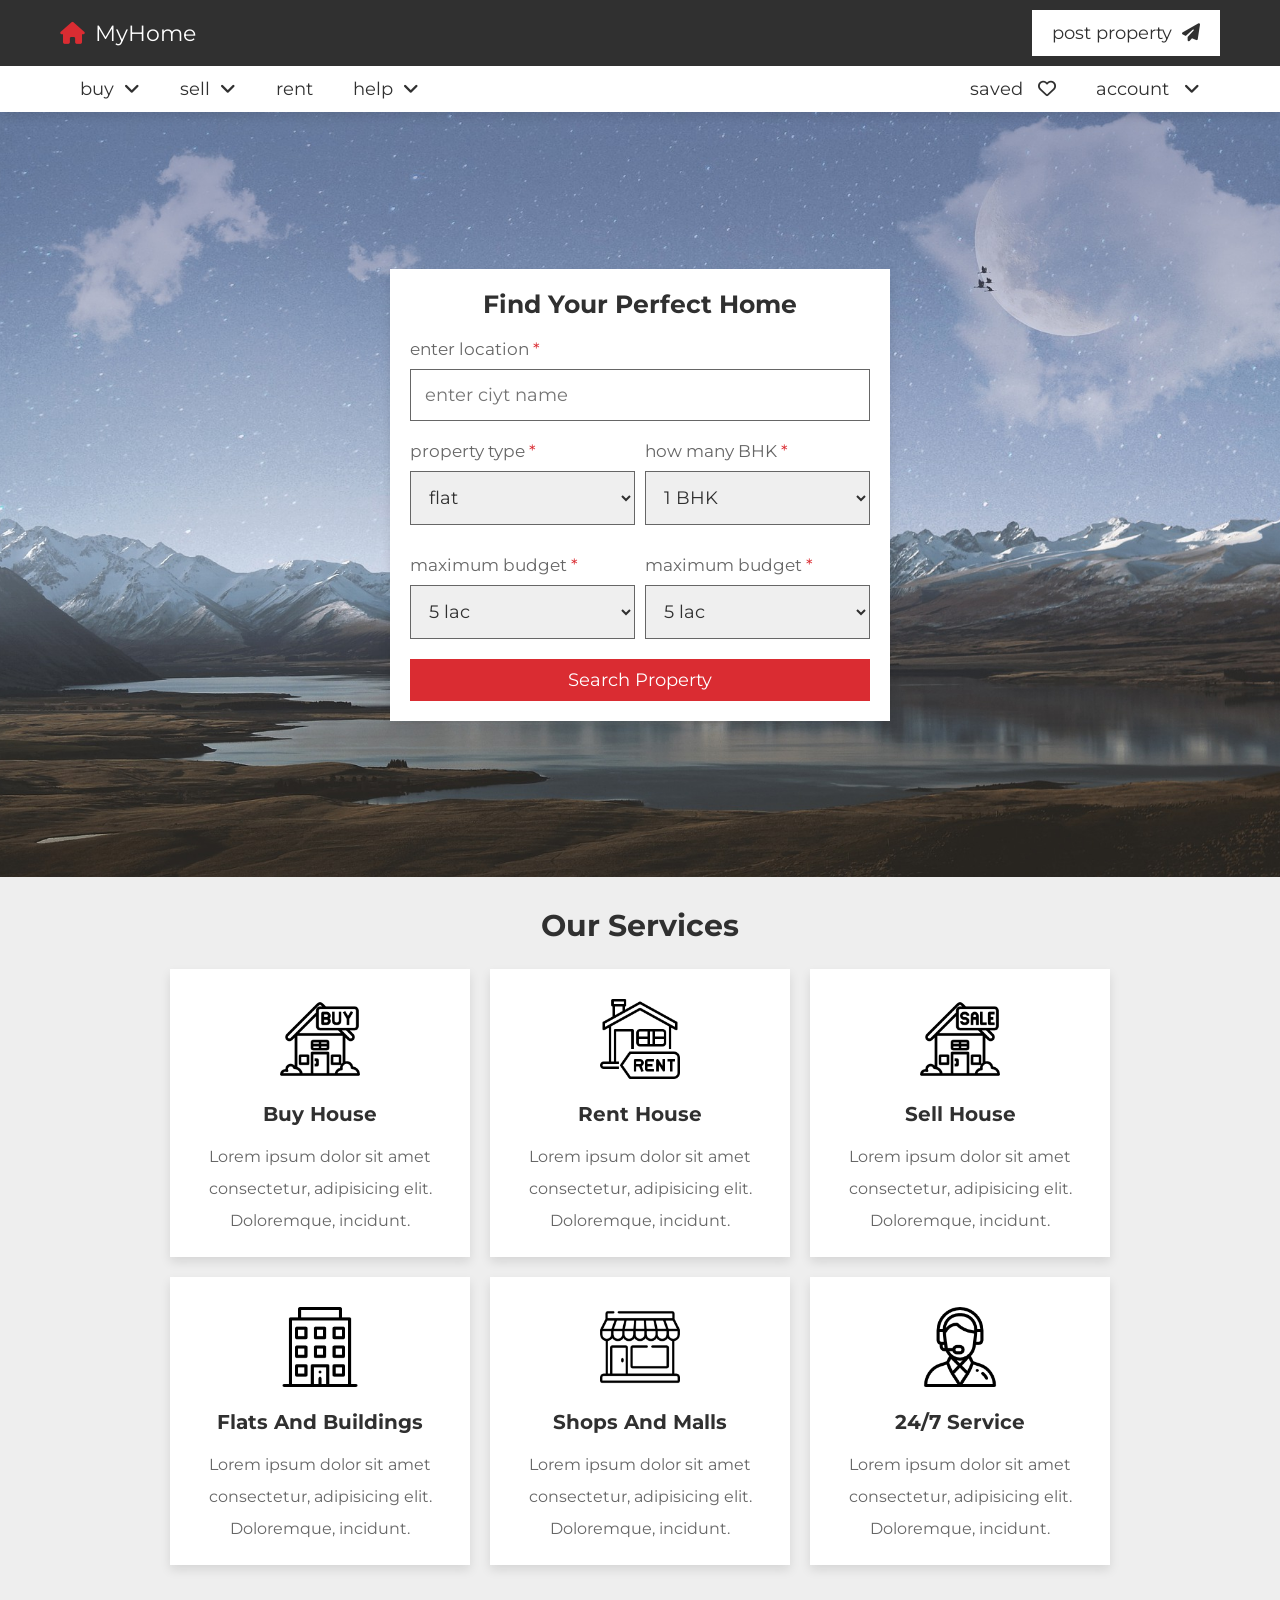
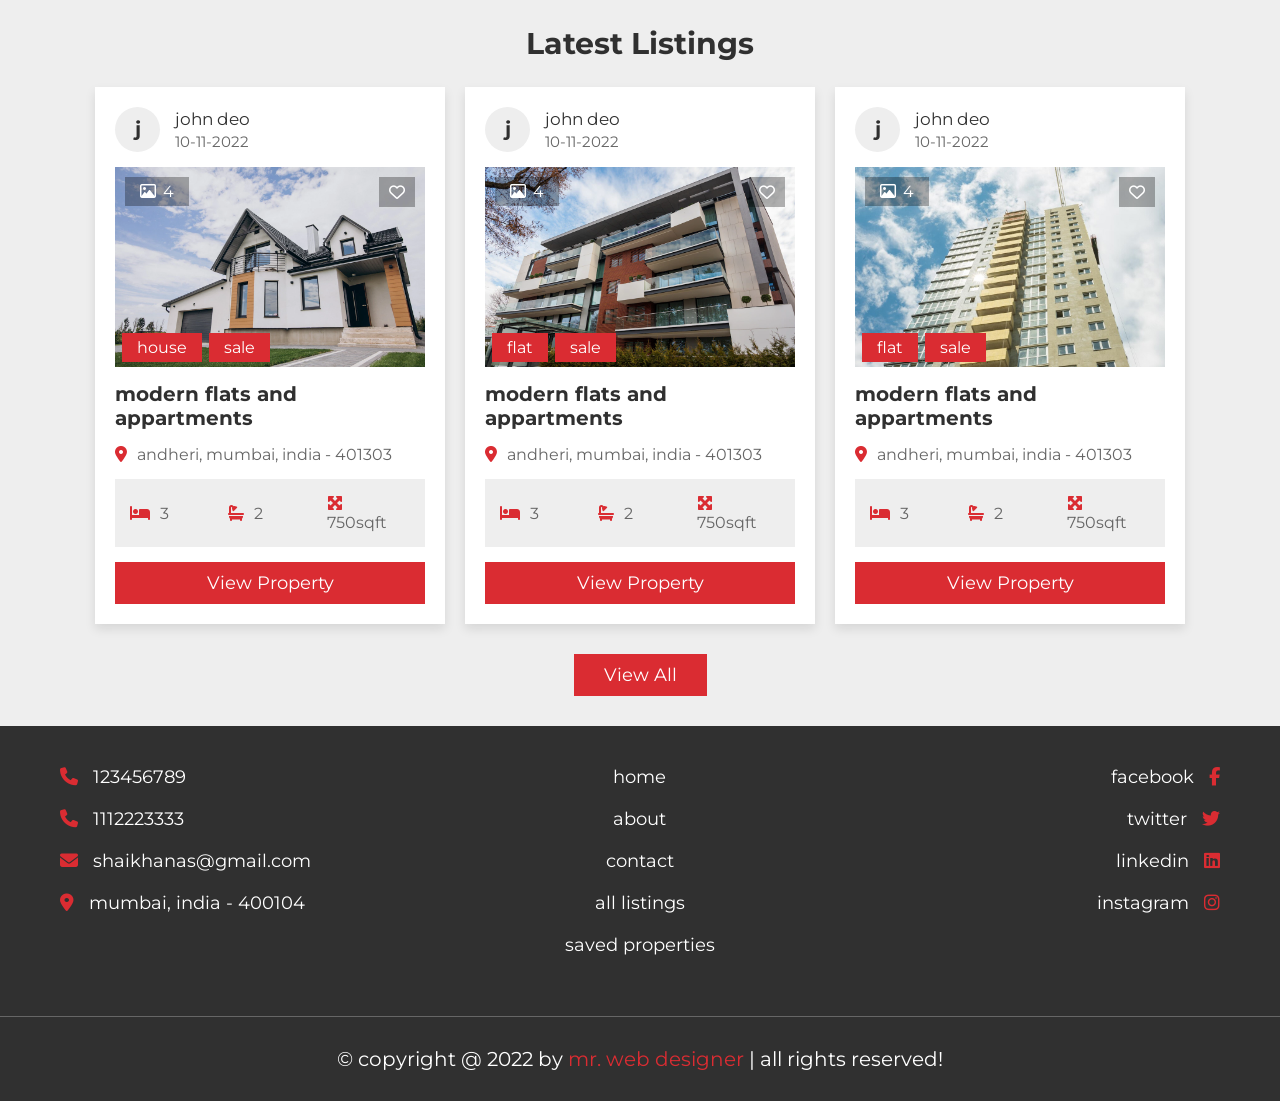
<file: front-end real-estate website/desgin/home.html>
<!DOCTYPE html>
<html lang="en">
<head>
   <meta charset="UTF-8">
   <meta http-equiv="X-UA-Compatible" content="IE=edge">
   <meta name="viewport" content="width=device-width, initial-scale=1.0">
   <title>Home</title>

   <!-- font awesome cdn link  -->
   <link rel="stylesheet" href="https://cdnjs.cloudflare.com/ajax/libs/font-awesome/6.2.0/css/all.min.css">

   <!-- custom css file link  -->
   <link rel="stylesheet" href="css/style.css">

</head>
<body>
   
<!-- header section starts  -->

<header class="header">

   <nav class="navbar nav-1">
      <section class="flex">
         <a href="home.html" class="logo"><i class="fas fa-house"></i>MyHome</a>

         <ul>
            <li><a href="#">post property<i class="fas fa-paper-plane"></i></a></li>
         </ul>
      </section>
   </nav>

   <nav class="navbar nav-2">
      <section class="flex">
         <div id="menu-btn" class="fas fa-bars"></div>

         <div class="menu">
            <ul>
               <li><a href="#">buy<i class="fas fa-angle-down"></i></a>
                  <ul>
                     <li><a href="#">house</a></li>
                     <li><a href="#">flat</a></li>
                     <li><a href="#">shop</a></li>
                     <li><a href="#">ready to move</a></li>
                     <li><a href="#">furnished</a></li>
                  </ul>
               </li>
               <li><a href="#">sell<i class="fas fa-angle-down"></i></a>
                  <ul>
                     <li><a href="#">post property</a></li>
                     <li><a href="#">dashboard</a></li>
                  </ul>
               </li>
               <li><a href="#">rent</a>
                  <ul>
                     <li><a href="#">house</a></li>
                     <li><a href="#">flat</a></li>
                     <li><a href="#">shop</a></li>
                  </ul>
               </li>
               <li><a href="#">help<i class="fas fa-angle-down"></i></a>
                  <ul>
                     <li><a href="about.html">about us</a></i></li>
                     <li><a href="contact.html">contact us</a></i></li>
                     <li><a href="contact.html#faq">FAQ</a></i></li>
                  </ul>
               </li>
            </ul>
         </div>

         <ul>
            <li><a href="#">saved <i class="far fa-heart"></i></a></li>
            <li><a href="#">account <i class="fas fa-angle-down"></i></a>
               <ul>
                  <li><a href="login.html">login</a></li>
                  <li><a href="register.html">register</a></li>
               </ul>
            </li>
         </ul>
      </section>
   </nav>

</header>

<!-- header section ends -->

<!-- home section starts  -->

<div class="home">

   <section class="center">

      <form action="search.html" method="post">
         <h3>find your perfect home</h3>
         <div class="box">
            <p>enter location <span>*</span></p>
            <input type="text" name="location" required maxlength="50" placeholder="enter ciyt name" class="input">
         </div>
         <div class="flex">
            <div class="box">
               <p>property type <span>*</span></p>
               <select name="type" class="input" required>
                  <option value="flat">flat</option>
                  <option value="house">house</option>
                  <option value="shop">shop</option>
               </select>
            </div>
            <div class="box">
               <p>how many BHK <span>*</span></p>
               <select name="bhk" class="input" required>
                  <option value="1">1 BHK</option>
                  <option value="2">2 BHK</option>
                  <option value="3">3 BHK</option>
                  <option value="4">4 BHK</option>
                  <option value="5">5 BHK</option>
                  <option value="6">6 BHK</option>
                  <option value="7">7 BHK</option>
                  <option value="8">8 BHK</option>
                  <option value="9">9 BHK</option>
               </select>
            </div>
            <div class="box">
               <p>maximum budget <span>*</span></p>
               <select name="minimum" class="input" required>
                  <option value="5000000">5 lac</option>
                  <option value="1000000">10 lac</option>
                  <option value="2000000">20 lac</option>
                  <option value="3000000">30 lac</option>
                  <option value="4000000">40 lac</option>
                  <option value="4000000">40 lac</option>
                  <option value="5000000">50 lac</option>
                  <option value="6000000">60 lac</option>
                  <option value="7000000">70 lac</option>
                  <option value="8000000">80 lac</option>
                  <option value="9000000">90 lac</option>
                  <option value="10000000">1 Cr</option>
                  <option value="20000000">2 Cr</option>
                  <option value="30000000">3 Cr</option>
                  <option value="40000000">4 Cr</option>
                  <option value="50000000">5 Cr</option>
                  <option value="60000000">6 Cr</option>
                  <option value="70000000">7 Cr</option>
                  <option value="80000000">8 Cr</option>
                  <option value="90000000">9 Cr</option>
                  <option value="100000000">10 Cr</option>
                  <option value="150000000">15 Cr</option>
                  <option value="200000000">20 Cr</option>
               </select>
            </div>
            <div class="box">
               <p>maximum budget <span>*</span></p>
               <select name="maximum" class="input" required>
                  <option value="5000000">5 lac</option>
                  <option value="1000000">10 lac</option>
                  <option value="2000000">20 lac</option>
                  <option value="3000000">30 lac</option>
                  <option value="4000000">40 lac</option>
                  <option value="4000000">40 lac</option>
                  <option value="5000000">50 lac</option>
                  <option value="6000000">60 lac</option>
                  <option value="7000000">70 lac</option>
                  <option value="8000000">80 lac</option>
                  <option value="9000000">90 lac</option>
                  <option value="10000000">1 Cr</option>
                  <option value="20000000">2 Cr</option>
                  <option value="30000000">3 Cr</option>
                  <option value="40000000">4 Cr</option>
                  <option value="50000000">5 Cr</option>
                  <option value="60000000">6 Cr</option>
                  <option value="70000000">7 Cr</option>
                  <option value="80000000">8 Cr</option>
                  <option value="90000000">9 Cr</option>
                  <option value="100000000">10 Cr</option>
                  <option value="150000000">15 Cr</option>
                  <option value="200000000">20 Cr</option>
               </select>
            </div>
         </div>
         <input type="submit" value="search property" name="search" class="btn">
      </form>

   </section>

</div>

<!-- home section ends -->

<!-- services section starts  -->

<section class="services">

   <h1 class="heading">our services</h1>

   <div class="box-container">

      <div class="box">
         <img src="images/icon-1.png" alt="">
         <h3>buy house</h3>
         <p>Lorem ipsum dolor sit amet consectetur, adipisicing elit. Doloremque, incidunt.</p>
      </div>

      <div class="box">
         <img src="images/icon-2.png" alt="">
         <h3>rent house</h3>
         <p>Lorem ipsum dolor sit amet consectetur, adipisicing elit. Doloremque, incidunt.</p>
      </div>

      <div class="box">
         <img src="images/icon-3.png" alt="">
         <h3>sell house</h3>
         <p>Lorem ipsum dolor sit amet consectetur, adipisicing elit. Doloremque, incidunt.</p>
      </div>

      <div class="box">
         <img src="images/icon-4.png" alt="">
         <h3>flats and buildings</h3>
         <p>Lorem ipsum dolor sit amet consectetur, adipisicing elit. Doloremque, incidunt.</p>
      </div>

      <div class="box">
         <img src="images/icon-5.png" alt="">
         <h3>shops and malls</h3>
         <p>Lorem ipsum dolor sit amet consectetur, adipisicing elit. Doloremque, incidunt.</p>
      </div>

      <div class="box">
         <img src="images/icon-6.png" alt="">
         <h3>24/7 service</h3>
         <p>Lorem ipsum dolor sit amet consectetur, adipisicing elit. Doloremque, incidunt.</p>
      </div>

   </div>

</section>

<!-- services section ends -->

<!-- listings section starts  -->

<section class="listings">

   <h1 class="heading">latest listings</h1>

   <div class="box-container">

      <div class="box">
         <div class="admin">
            <h3>j</h3>
            <div>
               <p>john deo</p>
               <span>10-11-2022</span>
            </div>
         </div>
         <div class="thumb">
            <p class="total-images"><i class="far fa-image"></i><span>4</span></p>
            <p class="type"><span>house</span><span>sale</span></p>
            <form action="" method="post" class="save">
               <button type="submit" name="save" class="far fa-heart"></button>
            </form>
            <img src="images/house-img-1.webp" alt="">
         </div>
         <h3 class="name">modern flats and appartments</h3>
         <p class="location"><i class="fas fa-map-marker-alt"></i><span>andheri, mumbai, india - 401303</span></p>
         <div class="flex">
            <p><i class="fas fa-bed"></i><span>3</span></p>
            <p><i class="fas fa-bath"></i><span>2</span></p>
            <p><i class="fas fa-maximize"></i><span>750sqft</span></p>
         </div>
         <a href="view_property.html" class="btn">view property</a>
      </div>

      <div class="box">
         <div class="admin">
            <h3>j</h3>
            <div>
               <p>john deo</p>
               <span>10-11-2022</span>
            </div>
         </div>
         <div class="thumb">
            <p class="total-images"><i class="far fa-image"></i><span>4</span></p>
            <p class="type"><span>flat</span><span>sale</span></p>
            <form action="" method="post" class="save">
               <button type="submit" name="save" class="far fa-heart"></button>
            </form>
            <img src="images/house-img-2.webp" alt="">
         </div>
         <h3 class="name">modern flats and appartments</h3>
         <p class="location"><i class="fas fa-map-marker-alt"></i><span>andheri, mumbai, india - 401303</span></p>
         <div class="flex">
            <p><i class="fas fa-bed"></i><span>3</span></p>
            <p><i class="fas fa-bath"></i><span>2</span></p>
            <p><i class="fas fa-maximize"></i><span>750sqft</span></p>
         </div>
         <a href="view_property.html" class="btn">view property</a>
      </div>

      <div class="box">
         <div class="admin">
            <h3>j</h3>
            <div>
               <p>john deo</p>
               <span>10-11-2022</span>
            </div>
         </div>
         <div class="thumb">
            <p class="total-images"><i class="far fa-image"></i><span>4</span></p>
            <p class="type"><span>flat</span><span>sale</span></p>
            <form action="" method="post" class="save">
               <button type="submit" name="save" class="far fa-heart"></button>
            </form>
            <img src="images/house-img-3.jpg" alt="">
         </div>
         <h3 class="name">modern flats and appartments</h3>
         <p class="location"><i class="fas fa-map-marker-alt"></i><span>andheri, mumbai, india - 401303</span></p>
         <div class="flex">
            <p><i class="fas fa-bed"></i><span>3</span></p>
            <p><i class="fas fa-bath"></i><span>2</span></p>
            <p><i class="fas fa-maximize"></i><span>750sqft</span></p>
         </div>
         <a href="view_property.html" class="btn">view property</a>
      </div>

   </div>

   <div style="margin-top: 2rem; text-align:center;">
      <a href="listings.html" class="inline-btn">view all</a>
   </div>

</section>

<!-- listings section ends -->










<!-- footer section starts  -->

<footer class="footer">

   <section class="flex">

      <div class="box">
         <a href="tel:1234567890"><i class="fas fa-phone"></i><span>123456789</span></a>
         <a href="tel:1112223333"><i class="fas fa-phone"></i><span>1112223333</span></a>
         <a href="mailto:shaikhanas@gmail.com"><i class="fas fa-envelope"></i><span>shaikhanas@gmail.com</span></a>
         <a href="#"><i class="fas fa-map-marker-alt"></i><span>mumbai, india - 400104</span></a>
      </div>

      <div class="box">
         <a href="home.html"><span>home</span></a>
         <a href="about.html"><span>about</span></a>
         <a href="contact.html"><span>contact</span></a>
         <a href="listings.html"><span>all listings</span></a>
         <a href="#"><span>saved properties</span></a>
      </div>

      <div class="box">
         <a href="#"><span>facebook</span><i class="fab fa-facebook-f"></i></a>
         <a href="#"><span>twitter</span><i class="fab fa-twitter"></i></a>
         <a href="#"><span>linkedin</span><i class="fab fa-linkedin"></i></a>
         <a href="#"><span>instagram</span><i class="fab fa-instagram"></i></a>

      </div>

   </section>

   <div class="credit">&copy; copyright @ 2022 by <span>mr. web designer</span> | all rights reserved!</div>

</footer>

<!-- footer section ends -->


<!-- custom js file link  -->
<script src="js/script.js"></script>

</body>
</html>
</file>
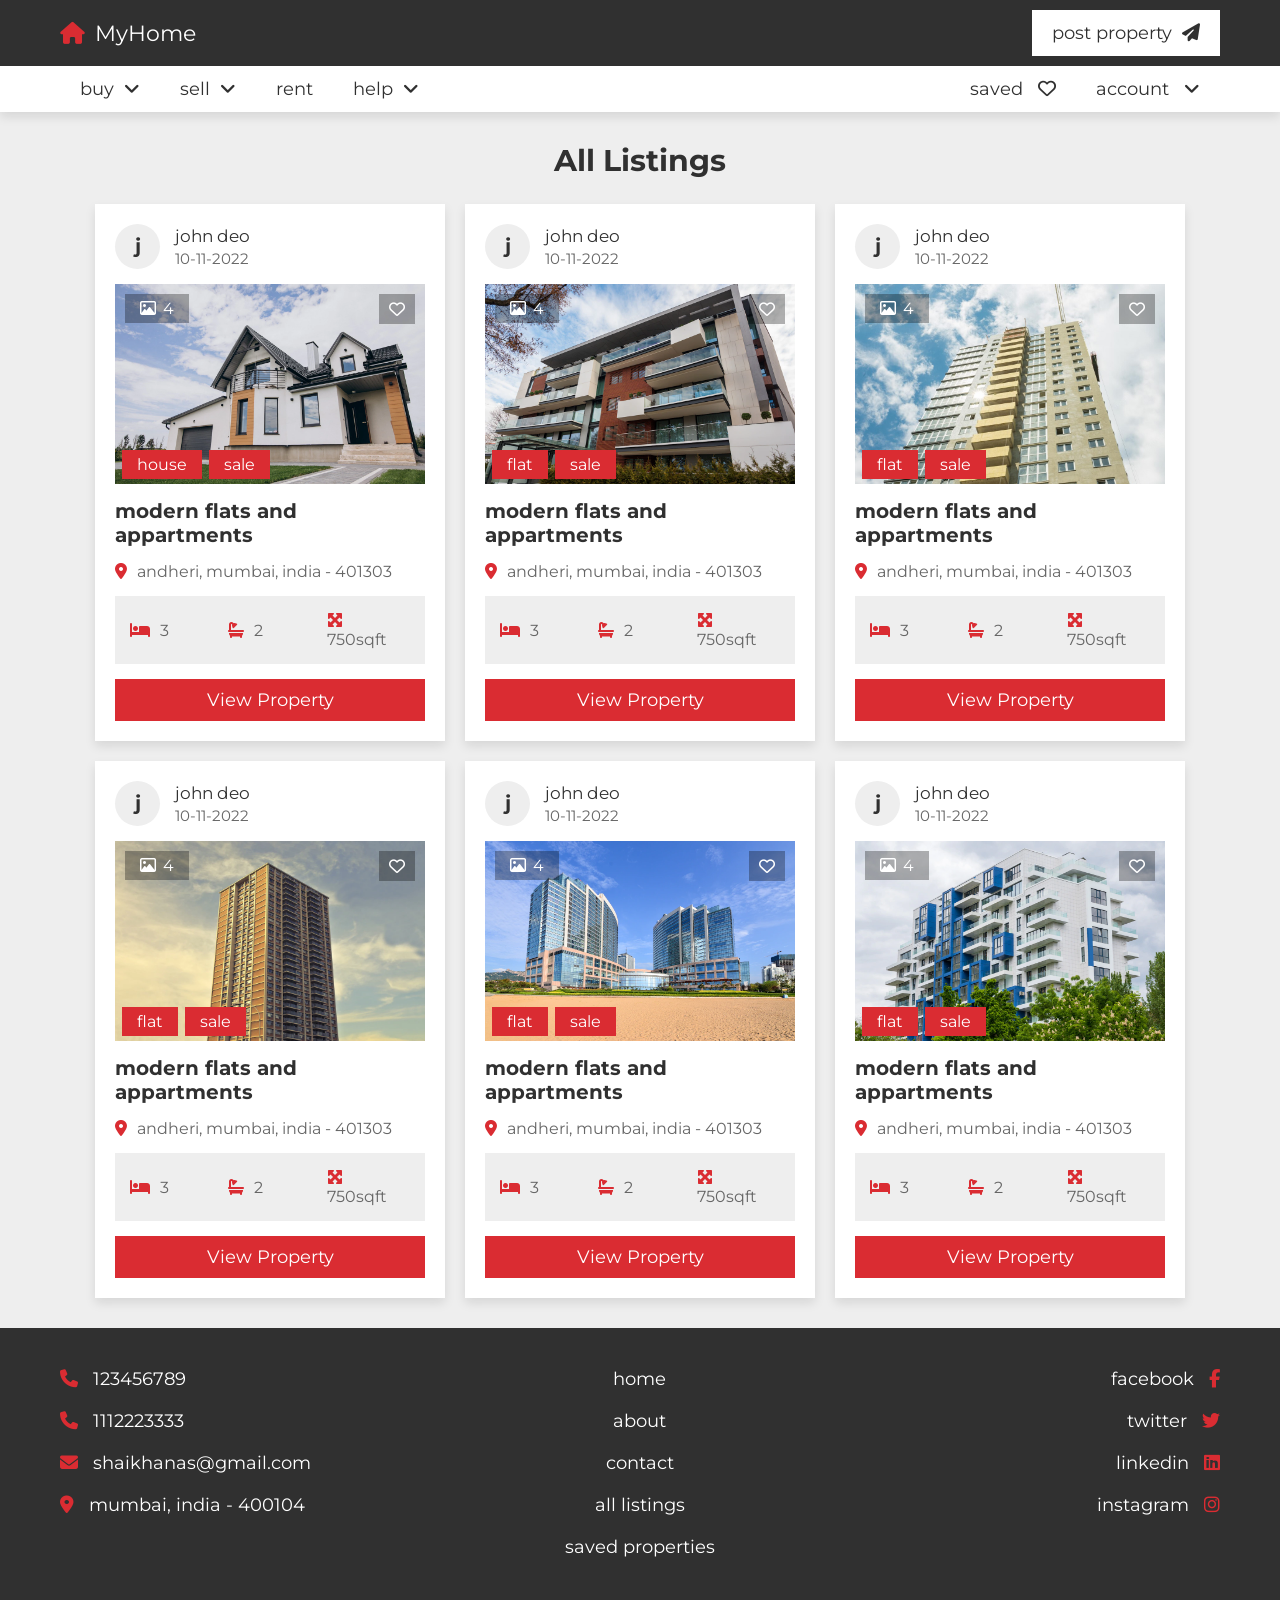
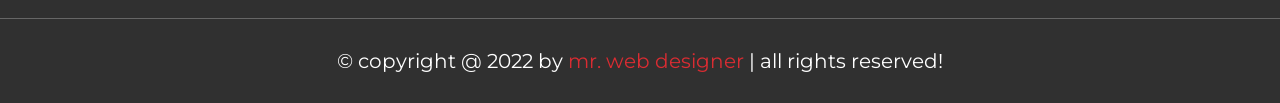
<file: front-end real-estate website/desgin/listings.html>
<!DOCTYPE html>
<html lang="en">
<head>
   <meta charset="UTF-8">
   <meta http-equiv="X-UA-Compatible" content="IE=edge">
   <meta name="viewport" content="width=device-width, initial-scale=1.0">
   <title>All Listings</title>

   <!-- font awesome cdn link  -->
   <link rel="stylesheet" href="https://cdnjs.cloudflare.com/ajax/libs/font-awesome/6.2.0/css/all.min.css">

   <!-- custom css file link  -->
   <link rel="stylesheet" href="css/style.css">

</head>
<body>
   
<!-- header section starts  -->

<header class="header">

   <nav class="navbar nav-1">
      <section class="flex">
         <a href="home.html" class="logo"><i class="fas fa-house"></i>MyHome</a>

         <ul>
            <li><a href="#">post property<i class="fas fa-paper-plane"></i></a></li>
         </ul>
      </section>
   </nav>

   <nav class="navbar nav-2">
      <section class="flex">
         <div id="menu-btn" class="fas fa-bars"></div>

         <div class="menu">
            <ul>
               <li><a href="#">buy<i class="fas fa-angle-down"></i></a>
                  <ul>
                     <li><a href="#">house</a></li>
                     <li><a href="#">flat</a></li>
                     <li><a href="#">shop</a></li>
                     <li><a href="#">ready to move</a></li>
                     <li><a href="#">furnished</a></li>
                  </ul>
               </li>
               <li><a href="#">sell<i class="fas fa-angle-down"></i></a>
                  <ul>
                     <li><a href="#">post property</a></li>
                     <li><a href="#">dashboard</a></li>
                  </ul>
               </li>
               <li><a href="#">rent</a>
                  <ul>
                     <li><a href="#">house</a></li>
                     <li><a href="#">flat</a></li>
                     <li><a href="#">shop</a></li>
                  </ul>
               </li>
               <li><a href="#">help<i class="fas fa-angle-down"></i></a>
                  <ul>
                     <li><a href="about.html">about us</a></i></li>
                     <li><a href="contact.html">contact us</a></i></li>
                     <li><a href="contact.html#faq">FAQ</a></i></li>
                  </ul>
               </li>
            </ul>
         </div>

         <ul>
            <li><a href="#">saved <i class="far fa-heart"></i></a></li>
            <li><a href="#">account <i class="fas fa-angle-down"></i></a>
               <ul>
                  <li><a href="login.html">login</a></li>
                  <li><a href="register.html">register</a></li>
               </ul>
            </li>
         </ul>
      </section>
   </nav>

</header>

<!-- header section ends -->

<!-- listings section starts  -->

<section class="listings">

   <h1 class="heading">all listings</h1>

   <div class="box-container">

      <div class="box">
         <div class="admin">
            <h3>j</h3>
            <div>
               <p>john deo</p>
               <span>10-11-2022</span>
            </div>
         </div>
         <div class="thumb">
            <p class="total-images"><i class="far fa-image"></i><span>4</span></p>
            <p class="type"><span>house</span><span>sale</span></p>
            <form action="" method="post" class="save">
               <button type="submit" name="save" class="far fa-heart"></button>
            </form>
            <img src="images/house-img-1.webp" alt="">
         </div>
         <h3 class="name">modern flats and appartments</h3>
         <p class="location"><i class="fas fa-map-marker-alt"></i><span>andheri, mumbai, india - 401303</span></p>
         <div class="flex">
            <p><i class="fas fa-bed"></i><span>3</span></p>
            <p><i class="fas fa-bath"></i><span>2</span></p>
            <p><i class="fas fa-maximize"></i><span>750sqft</span></p>
         </div>
         <a href="view_property.html" class="btn">view property</a>
      </div>

      <div class="box">
         <div class="admin">
            <h3>j</h3>
            <div>
               <p>john deo</p>
               <span>10-11-2022</span>
            </div>
         </div>
         <div class="thumb">
            <p class="total-images"><i class="far fa-image"></i><span>4</span></p>
            <p class="type"><span>flat</span><span>sale</span></p>
            <form action="" method="post" class="save">
               <button type="submit" name="save" class="far fa-heart"></button>
            </form>
            <img src="images/house-img-2.webp" alt="">
         </div>
         <h3 class="name">modern flats and appartments</h3>
         <p class="location"><i class="fas fa-map-marker-alt"></i><span>andheri, mumbai, india - 401303</span></p>
         <div class="flex">
            <p><i class="fas fa-bed"></i><span>3</span></p>
            <p><i class="fas fa-bath"></i><span>2</span></p>
            <p><i class="fas fa-maximize"></i><span>750sqft</span></p>
         </div>
         <a href="view_property.html" class="btn">view property</a>
      </div>

      <div class="box">
         <div class="admin">
            <h3>j</h3>
            <div>
               <p>john deo</p>
               <span>10-11-2022</span>
            </div>
         </div>
         <div class="thumb">
            <p class="total-images"><i class="far fa-image"></i><span>4</span></p>
            <p class="type"><span>flat</span><span>sale</span></p>
            <form action="" method="post" class="save">
               <button type="submit" name="save" class="far fa-heart"></button>
            </form>
            <img src="images/house-img-3.jpg" alt="">
         </div>
         <h3 class="name">modern flats and appartments</h3>
         <p class="location"><i class="fas fa-map-marker-alt"></i><span>andheri, mumbai, india - 401303</span></p>
         <div class="flex">
            <p><i class="fas fa-bed"></i><span>3</span></p>
            <p><i class="fas fa-bath"></i><span>2</span></p>
            <p><i class="fas fa-maximize"></i><span>750sqft</span></p>
         </div>
         <a href="view_property.html" class="btn">view property</a>
      </div>

      <div class="box">
         <div class="admin">
            <h3>j</h3>
            <div>
               <p>john deo</p>
               <span>10-11-2022</span>
            </div>
         </div>
         <div class="thumb">
            <p class="total-images"><i class="far fa-image"></i><span>4</span></p>
            <p class="type"><span>flat</span><span>sale</span></p>
            <form action="" method="post" class="save">
               <button type="submit" name="save" class="far fa-heart"></button>
            </form>
            <img src="images/house-img-4.webp" alt="">
         </div>
         <h3 class="name">modern flats and appartments</h3>
         <p class="location"><i class="fas fa-map-marker-alt"></i><span>andheri, mumbai, india - 401303</span></p>
         <div class="flex">
            <p><i class="fas fa-bed"></i><span>3</span></p>
            <p><i class="fas fa-bath"></i><span>2</span></p>
            <p><i class="fas fa-maximize"></i><span>750sqft</span></p>
         </div>
         <a href="view_property.html" class="btn">view property</a>
      </div>

      <div class="box">
         <div class="admin">
            <h3>j</h3>
            <div>
               <p>john deo</p>
               <span>10-11-2022</span>
            </div>
         </div>
         <div class="thumb">
            <p class="total-images"><i class="far fa-image"></i><span>4</span></p>
            <p class="type"><span>flat</span><span>sale</span></p>
            <form action="" method="post" class="save">
               <button type="submit" name="save" class="far fa-heart"></button>
            </form>
            <img src="images/house-img-5.webp" alt="">
         </div>
         <h3 class="name">modern flats and appartments</h3>
         <p class="location"><i class="fas fa-map-marker-alt"></i><span>andheri, mumbai, india - 401303</span></p>
         <div class="flex">
            <p><i class="fas fa-bed"></i><span>3</span></p>
            <p><i class="fas fa-bath"></i><span>2</span></p>
            <p><i class="fas fa-maximize"></i><span>750sqft</span></p>
         </div>
         <a href="view_property.html" class="btn">view property</a>
      </div>

      <div class="box">
         <div class="admin">
            <h3>j</h3>
            <div>
               <p>john deo</p>
               <span>10-11-2022</span>
            </div>
         </div>
         <div class="thumb">
            <p class="total-images"><i class="far fa-image"></i><span>4</span></p>
            <p class="type"><span>flat</span><span>sale</span></p>
            <form action="" method="post" class="save">
               <button type="submit" name="save" class="far fa-heart"></button>
            </form>
            <img src="images/house-img-6.webp" alt="">
         </div>
         <h3 class="name">modern flats and appartments</h3>
         <p class="location"><i class="fas fa-map-marker-alt"></i><span>andheri, mumbai, india - 401303</span></p>
         <div class="flex">
            <p><i class="fas fa-bed"></i><span>3</span></p>
            <p><i class="fas fa-bath"></i><span>2</span></p>
            <p><i class="fas fa-maximize"></i><span>750sqft</span></p>
         </div>
         <a href="view_property.html" class="btn">view property</a>
      </div>

   </div>

</section>

<!-- listings section ends -->












<!-- footer section starts  -->

<footer class="footer">

   <section class="flex">

      <div class="box">
         <a href="tel:1234567890"><i class="fas fa-phone"></i><span>123456789</span></a>
         <a href="tel:1112223333"><i class="fas fa-phone"></i><span>1112223333</span></a>
         <a href="mailto:shaikhanas@gmail.com"><i class="fas fa-envelope"></i><span>shaikhanas@gmail.com</span></a>
         <a href="#"><i class="fas fa-map-marker-alt"></i><span>mumbai, india - 400104</span></a>
      </div>

      <div class="box">
         <a href="home.html"><span>home</span></a>
         <a href="about.html"><span>about</span></a>
         <a href="contact.html"><span>contact</span></a>
         <a href="listings.html"><span>all listings</span></a>
         <a href="#"><span>saved properties</span></a>
      </div>

      <div class="box">
         <a href="#"><span>facebook</span><i class="fab fa-facebook-f"></i></a>
         <a href="#"><span>twitter</span><i class="fab fa-twitter"></i></a>
         <a href="#"><span>linkedin</span><i class="fab fa-linkedin"></i></a>
         <a href="#"><span>instagram</span><i class="fab fa-instagram"></i></a>

      </div>

   </section>

   <div class="credit">&copy; copyright @ 2022 by <span>mr. web designer</span> | all rights reserved!</div>

</footer>

<!-- footer section ends -->


<!-- custom js file link  -->
<script src="js/script.js"></script>

</body>
</html>
</file>
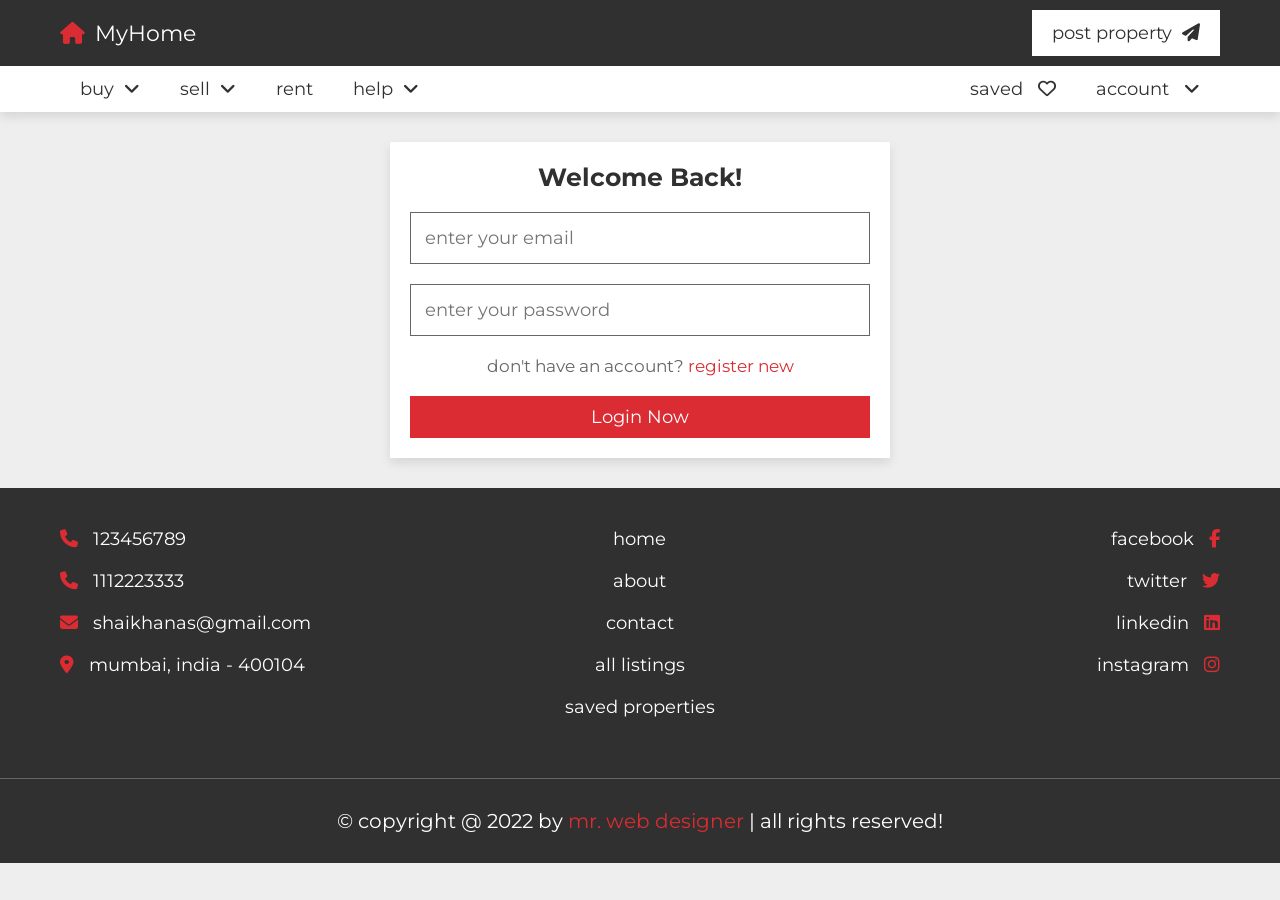
<file: front-end real-estate website/desgin/login.html>
<!DOCTYPE html>
<html lang="en">
<head>
   <meta charset="UTF-8">
   <meta http-equiv="X-UA-Compatible" content="IE=edge">
   <meta name="viewport" content="width=device-width, initial-scale=1.0">
   <title>Login</title>

   <!-- font awesome cdn link  -->
   <link rel="stylesheet" href="https://cdnjs.cloudflare.com/ajax/libs/font-awesome/6.2.0/css/all.min.css">

   <!-- custom css file link  -->
   <link rel="stylesheet" href="css/style.css">

</head>
<body>
   
<!-- header section starts  -->

<header class="header">

   <nav class="navbar nav-1">
      <section class="flex">
         <a href="home.html" class="logo"><i class="fas fa-house"></i>MyHome</a>

         <ul>
            <li><a href="#">post property<i class="fas fa-paper-plane"></i></a></li>
         </ul>
      </section>
   </nav>

   <nav class="navbar nav-2">
      <section class="flex">
         <div id="menu-btn" class="fas fa-bars"></div>

         <div class="menu">
            <ul>
               <li><a href="#">buy<i class="fas fa-angle-down"></i></a>
                  <ul>
                     <li><a href="#">house</a></li>
                     <li><a href="#">flat</a></li>
                     <li><a href="#">shop</a></li>
                     <li><a href="#">ready to move</a></li>
                     <li><a href="#">furnished</a></li>
                  </ul>
               </li>
               <li><a href="#">sell<i class="fas fa-angle-down"></i></a>
                  <ul>
                     <li><a href="#">post property</a></li>
                     <li><a href="#">dashboard</a></li>
                  </ul>
               </li>
               <li><a href="#">rent</a>
                  <ul>
                     <li><a href="#">house</a></li>
                     <li><a href="#">flat</a></li>
                     <li><a href="#">shop</a></li>
                  </ul>
               </li>
               <li><a href="#">help<i class="fas fa-angle-down"></i></a>
                  <ul>
                     <li><a href="about.html">about us</a></i></li>
                     <li><a href="contact.html">contact us</a></i></li>
                     <li><a href="contact.html#faq">FAQ</a></i></li>
                  </ul>
               </li>
            </ul>
         </div>

         <ul>
            <li><a href="#">saved <i class="far fa-heart"></i></a></li>
            <li><a href="#">account <i class="fas fa-angle-down"></i></a>
               <ul>
                  <li><a href="login.html">login</a></li>
                  <li><a href="register.html">register</a></li>
               </ul>
            </li>
         </ul>
      </section>
   </nav>

</header>

<!-- header section ends -->

<!-- login section starts  -->

<section class="form-container">

   <form action="" method="post">
      <h3>welcome back!</h3>
      <input type="email" name="email" required maxlength="50" placeholder="enter your email" class="box">
      <input type="password" name="pass" required maxlength="20" placeholder="enter your password" class="box">
      <p>don't have an account? <a href="register.html">register new</a></p>
      <input type="submit" value="login now" name="submit" class="btn">
   </form>

</section>

<!-- login section ends -->












<!-- footer section starts  -->

<footer class="footer">

   <section class="flex">

      <div class="box">
         <a href="tel:1234567890"><i class="fas fa-phone"></i><span>123456789</span></a>
         <a href="tel:1112223333"><i class="fas fa-phone"></i><span>1112223333</span></a>
         <a href="mailto:shaikhanas@gmail.com"><i class="fas fa-envelope"></i><span>shaikhanas@gmail.com</span></a>
         <a href="#"><i class="fas fa-map-marker-alt"></i><span>mumbai, india - 400104</span></a>
      </div>

      <div class="box">
         <a href="home.html"><span>home</span></a>
         <a href="about.html"><span>about</span></a>
         <a href="contact.html"><span>contact</span></a>
         <a href="listings.html"><span>all listings</span></a>
         <a href="#"><span>saved properties</span></a>
      </div>

      <div class="box">
         <a href="#"><span>facebook</span><i class="fab fa-facebook-f"></i></a>
         <a href="#"><span>twitter</span><i class="fab fa-twitter"></i></a>
         <a href="#"><span>linkedin</span><i class="fab fa-linkedin"></i></a>
         <a href="#"><span>instagram</span><i class="fab fa-instagram"></i></a>

      </div>

   </section>

   <div class="credit">&copy; copyright @ 2022 by <span>mr. web designer</span> | all rights reserved!</div>

</footer>

<!-- footer section ends -->


<!-- custom js file link  -->
<script src="js/script.js"></script>

</body>
</html>
</file>
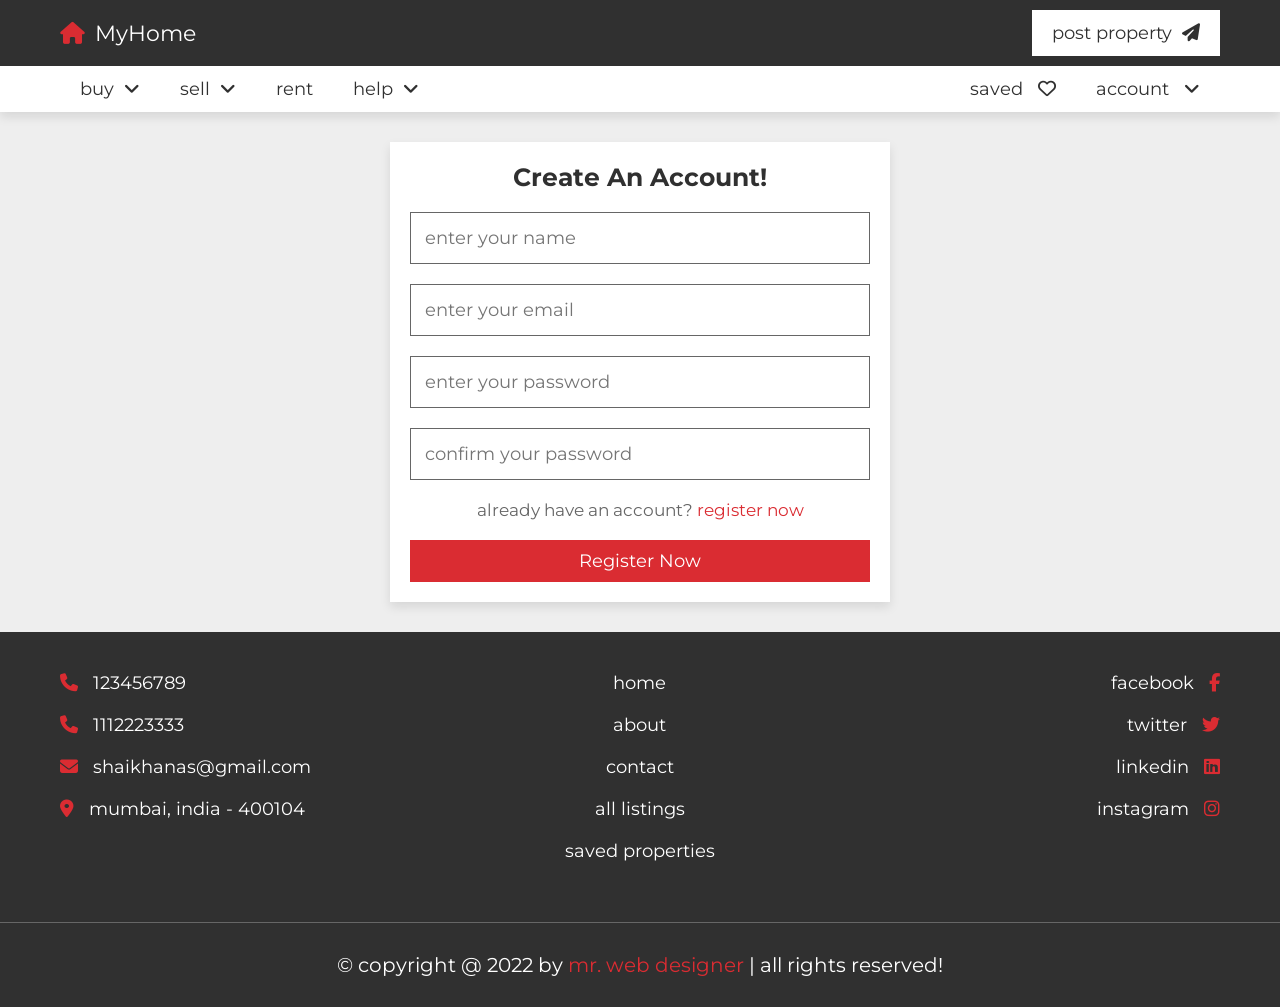
<file: front-end real-estate website/desgin/register.html>
<!DOCTYPE html>
<html lang="en">
<head>
   <meta charset="UTF-8">
   <meta http-equiv="X-UA-Compatible" content="IE=edge">
   <meta name="viewport" content="width=device-width, initial-scale=1.0">
   <title>Register</title>

   <!-- font awesome cdn link  -->
   <link rel="stylesheet" href="https://cdnjs.cloudflare.com/ajax/libs/font-awesome/6.2.0/css/all.min.css">

   <!-- custom css file link  -->
   <link rel="stylesheet" href="css/style.css">

</head>
<body>
   
<!-- header section starts  -->

<header class="header">

   <nav class="navbar nav-1">
      <section class="flex">
         <a href="home.html" class="logo"><i class="fas fa-house"></i>MyHome</a>

         <ul>
            <li><a href="#">post property<i class="fas fa-paper-plane"></i></a></li>
         </ul>
      </section>
   </nav>

   <nav class="navbar nav-2">
      <section class="flex">
         <div id="menu-btn" class="fas fa-bars"></div>

         <div class="menu">
            <ul>
               <li><a href="#">buy<i class="fas fa-angle-down"></i></a>
                  <ul>
                     <li><a href="#">house</a></li>
                     <li><a href="#">flat</a></li>
                     <li><a href="#">shop</a></li>
                     <li><a href="#">ready to move</a></li>
                     <li><a href="#">furnished</a></li>
                  </ul>
               </li>
               <li><a href="#">sell<i class="fas fa-angle-down"></i></a>
                  <ul>
                     <li><a href="#">post property</a></li>
                     <li><a href="#">dashboard</a></li>
                  </ul>
               </li>
               <li><a href="#">rent</a>
                  <ul>
                     <li><a href="#">house</a></li>
                     <li><a href="#">flat</a></li>
                     <li><a href="#">shop</a></li>
                  </ul>
               </li>
               <li><a href="#">help<i class="fas fa-angle-down"></i></a>
                  <ul>
                     <li><a href="about.html">about us</a></i></li>
                     <li><a href="contact.html">contact us</a></i></li>
                     <li><a href="contact.html#faq">FAQ</a></i></li>
                  </ul>
               </li>
            </ul>
         </div>

         <ul>
            <li><a href="#">saved <i class="far fa-heart"></i></a></li>
            <li><a href="#">account <i class="fas fa-angle-down"></i></a>
               <ul>
                  <li><a href="login.html">login</a></li>
                  <li><a href="register.html">register</a></li>
               </ul>
            </li>
         </ul>
      </section>
   </nav>

</header>

<!-- header section ends -->

<!-- register section starts  -->

<section class="form-container">

   <form action="" method="post">
      <h3>create an account!</h3>
      <input type="tel" name="name" required maxlength="50" placeholder="enter your name" class="box">
      <input type="email" name="email" required maxlength="50" placeholder="enter your email" class="box">
      <input type="password" name="pass" required maxlength="20" placeholder="enter your password" class="box">
      <input type="password" name="c_pass" required maxlength="20" placeholder="confirm your password" class="box">
      <p>already have an account? <a href="login.html">register now</a></p>
      <input type="submit" value="register now" name="submit" class="btn">
   </form>

</section>

<!-- register section ends -->












<!-- footer section starts  -->

<footer class="footer">

   <section class="flex">

      <div class="box">
         <a href="tel:1234567890"><i class="fas fa-phone"></i><span>123456789</span></a>
         <a href="tel:1112223333"><i class="fas fa-phone"></i><span>1112223333</span></a>
         <a href="mailto:shaikhanas@gmail.com"><i class="fas fa-envelope"></i><span>shaikhanas@gmail.com</span></a>
         <a href="#"><i class="fas fa-map-marker-alt"></i><span>mumbai, india - 400104</span></a>
      </div>

      <div class="box">
         <a href="home.html"><span>home</span></a>
         <a href="about.html"><span>about</span></a>
         <a href="contact.html"><span>contact</span></a>
         <a href="listings.html"><span>all listings</span></a>
         <a href="#"><span>saved properties</span></a>
      </div>

      <div class="box">
         <a href="#"><span>facebook</span><i class="fab fa-facebook-f"></i></a>
         <a href="#"><span>twitter</span><i class="fab fa-twitter"></i></a>
         <a href="#"><span>linkedin</span><i class="fab fa-linkedin"></i></a>
         <a href="#"><span>instagram</span><i class="fab fa-instagram"></i></a>

      </div>

   </section>

   <div class="credit">&copy; copyright @ 2022 by <span>mr. web designer</span> | all rights reserved!</div>

</footer>

<!-- footer section ends -->


<!-- custom js file link  -->
<script src="js/script.js"></script>

</body>
</html>
</file>
<file: Cloud2/style.css>
* {
    margin: 0 ;
    padding: 0;
    box-sizing: border-box;
    font-family: "Poppins", sans-serif;
    
}

.header{
    background-color: pink;
    
}

.Subership{
    background-color: peachpuff;
    display: flex;
    height: 2rem;
    
}

.Subership .container a{
    text-decoration: none;
}

.Subership .container a p{
    text-align: center;
    margin: 0 auto;
    color: black;
    font-size: 1.4rem;
}

.Cancel{
    font-size: 2rem;
    border: none;
    background-color: peachpuff;
    margin-right: 1rem;
}

.header .container{
    position: sticky;
    width: 90%;
    padding: 20px;
    display: flex;
    padding-left: 0.5rem;
    padding-right: 0.5rem;
    justify-content: space-between;
    align-items: center;
   
}

.Logo{
    font-size: 32px;
    color: black;
    text-decoration: none;
    font-weight: 700;
}

.navbar a {
    position: relative;
    font-size: 18px;
    font-weight: 500;
    text-decoration: none;
    margin-left: 40px;
    color: black;
}

#menu-btn{
    font-size: 35px;
    display: none;
}

.navbar a::before {
    content: '';
    position: absolute;
    top: 100%;
    left: 0;
    width: 0;
    height: 2px;
    background: #fff;
    transition: .3s;
}

.navbar a:hover:before {
    width: 100%
}

.container{
    max-width: 1536px;
    margin-left: auto;
    margin-right: auto;
    padding-left: 0.5rem;
    padding-right: 0.5rem;
    border: 1px solid tomato;
    width: 90%;
} 

body{
    background-image: url(backimage.png);
    background-repeat: no-repeat;
    background-size: cover;
    
}

.cart{
    padding-left: 7rem;
    font-size: 2rem;
    color: black;
}
.SectionHeroImage .container{
    display: flex;
    max-width: 90%;
    max-height: 85%;
    height: 90%;
}

.SectionHeroImage .container h1{
    font-size: 7rem;
    border: 1px solid navy;
    line-height: 1.12;
    width: 50vw;
    height: 69vh;
    margin: 3rem 0;
}

.heroImage{
    max-width: 35vw;
    max-height: 67vh;
    border-radius: 20px;
    border: 1px solid black;
    position: relative;
    top: 50;
    right: -50;
    margin: 0;
    
}

.HeroProduct .container{
    height: 110vh;
}

.RecommendedSection .container{
    height: 60vh;
}

.container .containerCard {
    display: grid;
    grid-template-columns: 20% 20% 20% 20%;
    grid-template-rows: 48vh 48vh;
    justify-content: center;
    gap: 3rem;
    margin: 0 auto;
    margin-top: 5vh;
}

.RecommendedSection .container .containerCard{
    display: grid;
    grid-template-columns: 20% 20% 20% 20%;
    grid-template-rows: 48vh;
    justify-content: center;
    gap: 3rem;
    margin: 0 auto;
    margin-top: 5vh;
}

.Item_Container{
    background-color: lightcyan;
    z-index: 10;
    border-radius: 11px;
}



.container .containerCard .Item_Container .ProductDetail{
    margin-top: 1.2rem;
    display: flex;
    justify-content: space-between;
}

.container .containerCard .Item_Container p{
    font-size: 1.2rem;
}

.container .containerCard .Item_Container .item_card{
    border: 1px solid black;
    position: relative;
    border-radius: 11px;
    max-width: 100%;
    width: 100%;
    max-height: 50vh;
    height: 40vh;
}

.containerCard .Item_Container:hover{
    .item_card img{
        transform: scale(1.1);
        opacity: 100%;
    }
}

.containerCard .Item_Container .item_card:hover{
    #fa-cart-plus{
        visibility: visible;
        color: black;
    }
    #fa-arrows-alt{
        visibility: visible;
        color: black;
    }
    .item_card img{
        transform: scale(1.5);
        opacity: 1%;
    }
}

.containerCard .Item_Container .item_card img{
    width: 100%;
    max-width: 100%;
    max-height: 100%;
    height: 100%;
    z-index: -1;
    opacity: 86%;
    border-radius: 11px;
}

.containerCard .item_card #fa-cart-plus{
    position: absolute;
    top: 4;
    right: 0;
    font-size: 2rem;
    visibility: hidden;

    z-index: 100;
}

.containerCard .item_card #fa-arrows-alt{
    position: absolute;
    top: 0;
    left: 0;
    rotate: 45deg;
    font-size: 2rem;
    visibility: hidden;
}

/*Cart Page*/
.CartSection .container{
    display: flex;
    justify-content: space-between;
}

.CartSection .container .MyCartContainer{
    border: 1px solid navy;
    width: 30vw;
    height: auto;
    margin: 20px 0;
}

.CartContainer{
    margin-left: 4rem;
}
.cartcart{
    background-color: lightgrey;
    width: 13vw;
    line-height: 1.4;
    border-radius: 11px;
}

.flexImage{
    border: 1px solid black;
    width: 13vw;
    height: 24vh;
    border-radius: 11px;
}

.flexImage img{
    width: 100%;
    height: 100%;
    border-radius: 11px;
}

.flexDetail p{
    padding-left: 3px;
}

.flexDetail .CartDiv1{
    display: flex;
    justify-content: space-between;
}

.flexDetail .CartDiv1 input{
    width: 4.5vw;
    margin: 0 3px;
    border-width: 0;
    border-radius: 8px;
}

.flexLast{
    display: flex;
    justify-content: space-between;
}

#fa-trash{
    float: left;
    margin: 5px 0;
    font-size: 15px; 
    padding-left: 3px;
}

#fa-trash i{
    padding-right: 5px;
}

.CartSize{
    width: 4.5vw;
    margin: 5px 3px;
    border-width: 0;
    border-radius: 8px;
}

.PaymentContainer{
    border: 1px solid purple;
    width: 30vw;
    margin: 20px 0;
}

.PaymentPrice{
    display: flex;
    justify-content: space-between;
}

.PaymentContainer p{
    text-align: center;
}

.ReturnPolicy{
    
    margin: 20px auto;
    width: 26vw;
    height: 2rem;
    border-radius: 11px;
}

.non{
    text-decoration: none;
    color: black;
}

.ReturnPolicy button{
    font-size: 22px;
    background-color: lightgray;
    border-radius: 11px;
    border-width: 1px;
    width: 100%;
}

.Checkout{
    font-size: 22px;
    background-color: lightgray;
    border-radius: 11px;
    border-width: 1px;
    width: 100%;
}

/*Checkout Page*/

.SectionCustomerCheckout .container .CustomerCheckout{
    display: flex;
    justify-content: space-evenly;
}

.SectionCustomerCheckout .container .CustomerCheckout .CustomerDetialsCard{
    width: 45%;
    height: 56vh;
    margin: 2rem 1rem;
    border: 1px solid navy;
    background-color: lightgreen;
}

.CustomerDetialsCard h2{
    padding: 1rem 4rem;
}

.CustomerDetialsCard .Input_Item0{
    width: 80%;
    display: flex;
    height: 5vh;
    font-size: 20px;
    border-radius: 5px;
    border-width: 0px;
    margin: 1rem auto;
    padding-left: 10px;
}

.CustomerDetialsCard div{
    display: flex;
    justify-content: space-evenly;
    margin: 1rem 0;
    
}

.CustomerDetialsCard div .Input_Item1{
    width: 45%;
    height: 5vh;
    margin-left: 0rem;
    font-size: 20px;
    border-radius: 5px;
    border-width: 0px;
    padding-left: 10px;
}

.CustomerDetialsCard div .Input_Item2{
    width: 25%;
    height: 5vh;
    text-align: center;
    font-size: 18px;
    border-radius: 5px;
    border-width: 0px;
}

.CustomerDetialsCard a{
    text-decoration: none;
}

.CustomerDetialsCard .Input_Item0:last-child{
    padding: 0 5rem;
    font-size: 30px;
}

.SectionCustomerCheckout .container .OrderSummaryCard{
    border: 1px solid navy;
    width: 35%;
    margin: 2rem 2rem;
    background-color: whitesmoke;
}

.SectionCustomerCheckout .container .OrderSummaryCard .heading{
    display: flex;
    justify-content: space-between;
}

.OrderSummaryCard .heading a{
    padding: 1.2rem 1rem;
    color: purple;
}

.SectionCustomerCheckout .container .OrderSummaryCard h2{
    padding: 1rem 1rem;
}

.SectionCustomerCheckout .container .OrderSummaryCard .cartcart{
    margin: 1rem 1rem;
}

.SectionCustomerCheckout .container .OrderSummaryCard .cartcart .flexDetail .CartDiv1 .CartSize{
    width: 4.5vw;
    margin: 0px 3px;
    border-width: 0;
    border-radius: 8px;
}

.OrderSummaryCard .PaymentPrice{
    display: contents;
}

.OrderSummaryCard .PaymentPrice p{
    word-wrap: break-word;
    text-align: center;
    margin: 0.5rem 3rem;
}

.fish{
    display: flex;
    justify-content: space-between;
    padding: 0.5rem 0.9rem;
    padding-top: 0;
    width: 100%;
}

.PaymentCheckout .CustomerBankCard{
    width: 45%;
    height: 56vh;
    margin: 2rem 4.6rem;
    border: 1px solid navy;
    background-color: lightgreen;
}

.PaymentCheckout .CustomerBankCard h2{
    padding: 1rem 3.5rem;
}

.PaymentCheckout .CustomerBankCard .Cardpayment .FlexDiv {
    margin: 0px auto;
    border: 1px solid brown;
}

.FlexDiv .SelectionHeader{
    display: inline-flex;
    padding-left: 3.5rem;
}

.FlexDiv .SelectionHeader p{
    font-size: 20px;
    padding-left: 5px;
}

.FlexDiv form{
    display: contents;
}

.FlexDiv div #CheckBox:checked{
    .FlexDiv form{
        display: contents;
    }
}

.FieldsetNameOfCard{
    border-width: 0;
    margin: 0 auto;
    width: 31.7vw;
}
.NameOfCard{
    width: 100%;
    height: 5vh;
    font-size: 20px;
    border-radius: 5px;
    border-width: 0px;
}
.FieldsetCardNumber{
    border-width: 0;
    margin: 0 auto;
    width: 16vw;
}
.CardNumber{
    width: 100%;
    height: 5vh;
    font-size: 20px;
    border-radius: 5px;
    border-width: 0px;
}
.FieldsetCardCode{
    border-width: 0;
    margin: 0 auto;
    width: 8vw;
}
.CardCode{
    width: 100%;
    height: 5vh;
    font-size: 20px;
    border-radius: 5px;
    border-width: 0px;
}
.FieldsetMonthCVV{
    border-width: 0px;
    margin: 0 auto;
    width: 12vw;
}
.MonthCvv{
    width: 100%;
    height: 5vh;
    font-size: 20px;
    border-radius: 5px;
    border-width: 0px;
}
.FieldsetYearCVV{
    border-width: 0px;
    margin: 0 auto;
    width: 12vw;
}
.YearCvv{
    width: 100%;
    height: 5vh;
    font-size: 20px;
    border-radius: 5px;
    border-width: 0px;
}



.FlexDiv form fieldset input:first-child{
    width: 80%;
    display: flex;
    height: 5vh;
    font-size: 20px;
    
}

.FlexDiv form div{
    display: flex;
    margin: 0.4rem 0;
    justify-content: center;
}



.FlexDiv form div fieldset .Input_Item2{
    width: 5vw;
    height: 5vh;
    margin-right: 1rem;
    text-align: center;
    font-size: 18px;
    border-radius: 5px;
    border-width: 0px;
}

.FlexDiv form .CVV .Input_Item1{
    width: 37%;
    margin-left: 4rem;
}

.FlexDiv form .CVV .Input_Item2{
    width: 37%;
}

/*Contact Page*/

.section_contact .container{
    justify-content: center;
    display: flex;
    align-items: center;
}

.cardContact{
    width: 52%;
    height: auto;
    margin: 30px auto;
    background: chartreuse;
    border-radius: 17px;
}

.contactTitle{
    font-size: 30px;
    font-weight: 700;
    padding: 10px 0;
   
}

.wording{
    font-size: 20px;
    padding-top: 30px;
}

.cardpadding{
    padding-left: 3rem;
    
}

.contacter{
    width: 92%;
    height: 2.7rem;
    margin-top: 30px;
    border-radius: 7px;
    border-width: 1px;
}

.contactermessage{
    height: 8rem;
    width: 92%;
    
    margin-top: 30px;
    border-radius: 7px;
    border-width: 1px;
}

.contactermessage::placeholder{
    text-align: left;
    padding-left: 20px;
}

.contacter::placeholder{
    text-align: left;
    padding-left: 20px;
}

.cardContact button{
    width: 9rem;
    height: 2rem;
    
    margin: 20px 0;
    border-radius: 6px;
    border-width: 1px;
}

.helpHeader{
    font-size: 32px;
    padding-top: 20px;
}

.Divhelp{
    position: relative;
    width: 230px;
    height: 160px;
    border-radius: 17px;
}

.Imgquestion{
    width: 70%;
    position: absolute;
    top: -30;
    right: -300;
    float: right;
}

.HelpPar{
    font-size: 26px;
    padding-top: 16px;
}

.Divhelp button{
    width: 180px;
    margin-left: 0px;
    margin-bottom: 10px;
}

.ContactAddress{
    font-size: 20px;
    padding-top: 10px;
}

/*Footer Page*/
footer{
    margin-top: 5vh;
    height: 15vh;
}

.topfooter{
    display: flex;
    justify-content: space-between;
    padding: 10px;
}

.socials{
    font-size: 1.7rem;
    padding-top: 7px;
    border: 1px solid blue;
}

.socials i{
    padding: 0 9px;
}

.footlinks{
    display: flex;
    justify-content: space-between;
    padding: 10px;
}

#T_C{
    display: flex;
    justify-content: space-between;
    width: 19vw;
    border: 1px solid brown;
}

#T_C a{
    text-decoration: none;
    color: black;
   
}
</file>
<file: Cloud9/style.css>
*{ 
    margin: 0 0;
    padding: 0 0;
    text-decoration: none;
}

:root{
    /* Color */
    --body-color: #FFFAFA;
    --baby-blue: #89CFF0;
    --black: #222024;
}

.body{
    background-color: var(--body-color);
}

.header{
    background-color: aquamarine;

}

.container{
    max-width: 1536px;
    margin-left: auto;
    margin-right: auto;
    padding-left: 0.5rem;
    padding-right: 0.5rem;
    border: 1px solid red;
} 

.header .container{
    position: sticky;
    width: 100%;
    padding: 20px;
   
   
}

.Logo{
    font-size: 32px;
    color: black;
    text-decoration: none;
    font-weight: 700;
    padding-right: 200px;
}

.back{
    text-decoration: none;
    color: #222024;
    font-size: 24px;
    padding-left: 30px;
    
}

.hometitle{
    margin-left: 600px;
    font-size: 40px;
    font-weight: 800;
   
    text-decoration: none;
    color: #222024;
}

.container{
    margin: 40px 40px;
    
    display: flex;
}

.card1{
    width: 400px;
    height: 400px;
    background-color: chocolate;
}

.class{
    width: 340px;
    margin: 0 30px;
    margin-top: 10px;
    padding: 9px;
    border-radius: 7px;
    border-width: 1px;
}

.class1{
    width: 160px;
    margin-left: 30px;
    margin-right: 5px;
    margin-top: 10px;
    padding: 9px;
    border-radius: 7px;
    border-width: 1px;
}

.class2{
    width: 160px;
    margin-right: 20px;
    margin-left: 10px;
    margin-top: 10px;
    padding: 9px;
    border-radius: 7px;
    border-width: 1px;
}

#checkout{
    padding-left: 30px;
    font-size: 26px;
    
}

#detail{
    padding-left: 30px;
    font-size: 20px;
    padding-bottom: 10px;
}

.card2{
    margin-left: 40px;
    width: 400px;
    height: 100px;
    background-color: pink;
}

.ordsummary{
    padding-left: 17px;
}

.w{
    display: flex;
    padding: 10px;
}

.mod{
    padding-left: 50px;
}

.ordertext{
    word-wrap: break-word;
    width: 390px;
    text-align: center;
}

.subtotal{
    padding-left: 27px;
}

header nav{
    display: flex;
    background-color: aquamarine;
}

.headTitle{
    font-size: 40px;
    padding: 0 60px;
}

header nav{
    padding: 0 80px;
}

header nav select{
    height: 20px;
    margin-top: 17px;
}

header nav a{
    text-decoration: none;
    color: var(--black);
    padding-left: 60px;
    padding-top: 15px;
    font-size: 22px;
}

#Cart{
    text-align: right;
    margin-left: 00px;
}

.sectionHeader{
    font-size: 60px;
    font-weight: 800;
    text-align: center;
    padding-top: 40px;
}

.slider-wrapper{
    position: relative;
    max-width: 100%;
    margin: 0 auto;

}

.slider{
    display: flex;
    aspect-ratio: 16 / 9;
    overflow-x: auto;
    /*hide scroll bar*/
    overflow: hidden;
    scroll-snap-type: x mandatory;
    scroll-behavior: smooth;
    box-shadow: 0 1.5rem 3rem -0.75rem hsla(0, 0%, 0%, 0.25);
    border-radius: 0.5rem;
}

.slider img {
    flex: 1 0 100%;
    scroll-snap-align: start;
    object-fit: cover;
   
}

.slider-nav {
    display: flex;
    column-gap: 1rem;
    position:absolute;
    bottom: 1.25rem;
    left: 50%;
    transform: translateX(-50%);
    z-index: 1;
}

.slider-nav a{
    width: 0.5rem;
    height: 0.5rem;
    border-radius: 50%;
    background-color: var(--black);
    opacity: 0.75;
    transition: opacity ease 250ms;
}

.slider-nav a:hover{
    opacity: 1;
}

.shopping .container{
    justify-content: space-evenly;
}

.card{
    padding: 0 30px;
    height: 160px;
    min-height: 200px;
    min-width: 300px;
    width: 100px;
    margin: 50px;
}

footer{
    background-color: crimson;
    height: 70px;
    bottom: 0;
    right: 0;
}
</file>
<file: Sharepont/style.css>
* {
    margin: 0;
    padding: 0;
    box-sizing: border-box;
    font-family: "Poppins", sans-serif;
    color: #fff;
}

body {
    min-height: 100vh;
    background: url(download.jpg) no-repeat;
    background-size: cover;
    background-position: center;
  
}

.Home_Advertisement{
    padding: 2rem 1rem;
    max-width: 100%;
    margin: 0 auto;
 }

.H1{
    text-align: center;
    padding: 0.5rem;
    font-size: 100px;
    font-weight: 400;
    font-style: italic;
}

.headers {
    position: sticky;
    top: 0;
    left: 0;
    width: 100%;
    padding: 20px 100px;
    background: licrorice;
    display: flex;
    justify-content: space-between;
    align-items: center;
    z-index: 100;
}

.logo {
    font-size: 32px;
    color: white;
    text-decoration: none;
    font-weight: 700;
}

.navbar a {
    position: relative;
    font-size: 18px;
    color: white;
    font-weight: 500;
    text-decoration: none;
    margin-left: 40px;
}

.navbar a::before {
    content: '';
    position: absolute;
    top: 100%;
    left: 0;
    width: 0;
    height: 2px;
    background: #fff;
    transition: .3s;
}

.navbar a:hover:before {
    width: 100%
}

.container{
    width: 100%;
    display: grid;
    grid-template-columns: repeat(auto-fit, minmax(350px,1rem));
    grid-gap: 100px;
    margin: 0 auto;
    padding: 1rem 5rem;
}

.container .card{
    position: relative;
    width: 400px;
    height: 500px;
    margin: 0 auto;
    background: tomato;
    
}

.container .card .front{
    position: absolute;
    bottom: 0;
    left: 0;
    width: 100%;
    height: 100%;
    display: flex;
    justify-content: center;
    align-items: center;
   
}

.container .card .front.front1{
    box-sizing: border-box;
    padding: 20px;
}

.container .card .front.front1 h2{
    margin: 0;
    padding: 0;
}

.container .card .front.front2{
    background: #111;
    transition: 0.5s;
}

.container .card:hover .front.front2{
    height: 20px;
}

.container .card .front.front2::before{
    content: '';
    position: absolute;
    top: 0;
    left: 0;
    width: 50%;
    height: 100%;
    background: rgba(255,255,255,.1);
}

.container .card .front.front2 h2{
    margin: 0;
    padding: 0;
    font-size: 10em;
    color: #fff;
    transition: .5s;
    
}

.container .card:nth-child(1) .front.front2{
    background: linear-gradient(45deg, #3503ad, #f7308c);
}

.container .card:nth-child(2) .front.front2{
    background: linear-gradient(45deg, #3503ad, #f7308c);
}

.container .card:nth-child(3) .front.front2{
    background: linear-gradient(45deg, #3503ad, #f7308c);
}

.HomeImg{
    width: 850px;
    height: 500px;
}

.footer{
    background: darkslategray;
    height: 100%;
    width: 100%;
    justify-content: right;
    align-items: right;
    padding: 0rem 2rem;
    font-size: 2rem;
}

.footer .flex .box a{
    display: block;
    padding: 0.4rem 3rem;
    font-size: 1.3rem;
    text-align: right;
}

.footer .subfooter{
    padding-bottom: 1rem;
    padding-right: 3rem;
}

.footer .flex{
    display: flex;
    flex-wrap: wrap;
    gap: 2rem;
    justify-content: space-between;
 }
 
 .footer .flex .box{
    flex: 1 1 30rem;
 }

.footer .flex .box:last-child{
    text-align: right;
 }

.footer .credit{
    padding: 2rem 2rem;
    text-align: center;
    border-top: var(--border);
    font-size: 2rem;
    color: var(--white);
    margin-top: 0rem;
    /* padding-bottom: 10rem; */
 }
</file>
<file: front-end real-estate website/desgin/css/style.css>
@import url('https://fonts.googleapis.com/css2?family=Montserrat:wght@100;200;300;400&display=swap');

:root{
   --main-color:#DA2C32;
   --light-color:#666;
   --light-bg:#eee;
   --white:#fff;
   --black:#303030;
   --border:.1rem solid var(--light-color);
   --box-shodow:0 .5rem 1rem rgba(0,0,0,.1);
}

*{
   font-family: 'Montserrat', sans-serif;
   margin: 0; padding: 0;
   box-sizing: border-box;
   outline: none; border: none;
   text-decoration: none;
}

*::selection{
   background-color: var(--main-color);
   color: var(--white);
}

*::-webkit-scrollbar{
   height: .5rem;
   width: 1rem;
}

*::-webkit-scrollbar-track{
   background-color: transparent;
}

*::-webkit-scrollbar-thumb{
   background-color: var(--main-color);
   border-radius: 5rem;
}

html{
   font-size: 62.5%;
   overflow-x: hidden;
   scroll-behavior: smooth;
   scroll-padding-top: 10rem;
}

body{
   background-color: var(--light-bg);
}

section{
   padding: 3rem 2rem;
   max-width: 1200px;
   margin: 0 auto;
}

.heading{
   text-align: center;
   padding-bottom: 2.5rem;
   font-size: 3rem;
   color: var(--black);
   text-transform: capitalize;
}

.btn,
.inline-btn{
   margin-top: 1rem;
   padding: 1rem 3rem;
   background-color: var(--main-color);
   color: var(--white);
   cursor: pointer;
   text-align: center;
   font-size: 1.8rem;
   text-transform: capitalize;
}

.btn:hover,
.inline-btn:hover{
   background-color: var(--black);
}

.btn{
   display: block;
   width: 100%;
}

.inline-btn{
   display: inline-block;
}

.header{
   position: sticky;
   top: 0; left: 0; right: 0;
   z-index: 1000;
   box-shadow: var(--box-shodow);
}

.header .navbar.nav-1 .flex{
   padding-top: 1rem;
   padding-bottom: 1rem;
}

.header .navbar.nav-2 .flex{
   padding-top: 0;
   padding-bottom: 0;
}

.header .navbar.nav-1{
   background-color: var(--black);
}

.header .navbar.nav-2{
   background-color: var(--white);
}

.header .navbar .flex{
   display: flex;
   align-items: center;
   justify-content: space-between;
}

.header .navbar .flex .logo{
   font-size: 2.2rem;
   color: var(--white); 
}

.header .navbar .flex .logo i{
   color: var(--main-color);
   margin-right: 1rem;
}

.header .navbar .flex ul{
   list-style: none;
}

.header .navbar .flex ul li{
   float: left;
   position: relative;
}

.header .navbar .flex ul li a{
   display: inline-block;
   padding: 1.2rem 2rem;
   font-size: 1.8rem;
   color: var(--black);
   background-color: var(--white);
}

.header .navbar .flex ul li a:hover{
   background-color: var(--main-color);
   color: var(--white);
}

.header .navbar .flex ul li a i{
   margin-left: 1rem;
}

.header .navbar .flex ul li ul{
   position: absolute;
   width: 17rem;
   left: 0;
}

.header .navbar .flex ul li ul li{
   width: 100%;
}

.header .navbar .flex ul li ul li a{
   display: none;
}

.header .navbar .flex ul li:hover ul li a{
   display: block;
}

#menu-btn{
   font-size: 2.5rem;
   color: var(--black);
   display: none;
}

.home{
   background:url('../images/home-bg.jpg') no-repeat;
   background-size: cover;
   background-position: center;
}

.home .center{
   min-height: 85vh;
   display: flex;
   align-items: center;
   justify-content: center;
}

.home .center form{
   background-color: var(--white);
   padding: 2rem;
   box-shadow: var(--box-shodow);
   width: 50rem;
}

.home .center form h3{
   padding-bottom: 1rem;
   text-align: center;
   color: var(--black);
   text-transform: capitalize;
   font-size: 2.5rem;
}

.home .center form .flex{
   display: flex;
   gap:1rem;
   flex-wrap: wrap;
}

.home .center form .box{
   flex: 1 1 20rem;
}

.home .center form .box .input{
   width: 100%;
   border: var(--border);
   padding: 1.4rem;
   color: var(--black);
   font-size: 1.8rem;
   margin: 1rem 0;
}

.home .center form .box p{
   color: var(--light-color);
   font-size: 1.7rem;
   padding-top: 1rem;
}

.home .center form .box p span{
   color: var(--main-color);
}

.services .box-container{
   display: grid;
   grid-template-columns: repeat(auto-fit, 30rem);
   gap: 2rem;
   justify-content: center;
   align-items: flex-start;
}

.services .box-container .box{
   background-color: var(--white);
   box-shadow: var(--box-shodow);
   padding: 2rem;
   text-align: center;
}

.services .box-container .box img{
   margin: 1rem 0;
   height: 8rem;
}

.services .box-container .box h3{
   font-size: 2rem;
   padding: 1rem 0;
   color: var(--black);
   text-transform: capitalize;
}

.services .box-container .box p{
   line-height: 2;
   font-size: 1.6rem;
   color: var(--light-color);
   padding-top: .5rem;
}

.listings .box-container{
   display: grid;
   grid-template-columns: repeat(auto-fit, 35rem);
   gap: 2rem;
   justify-content: center;
   align-items: flex-start;
}

.listings .box-container .box{
   background-color: var(--white);
   box-shadow: var(--box-shodow);
   padding: 2rem;
   overflow-x: hidden;
}

.listings .box-container .box .admin{
   display: flex;
   align-items: center;
   gap: 1.5rem;
}

.listings .box-container .box .admin h3{
   height: 4.5rem;
   line-height: 4.4rem;
   width: 4.5rem;
   border-radius: 50%;
   font-size: 2rem;
   color: var(--black);
   background-color: var(--light-bg);
   text-align:center;
}

.listings .box-container .box .admin p{
   font-size: 1.7rem;
   color: var(--black);
   padding-bottom: .3rem;
}

.listings .box-container .box .admin span{
   font-size: 1.5rem;
   color: var(--light-color);
}

.listings .box-container .box .thumb{
   position: relative;
   height: 20rem;
   overflow: hidden;
   margin: 1.5rem 0;
}

.listings .box-container .box .thumb img{
   height: 100%;
   width: 100%;
   transition: .2s linear;
}

.listings .box-container .box:hover .thumb img{
   transform: scale(1.1);
}

.listings .box-container .box .thumb .total-images{
   position: absolute;
   top: 1rem; left: 1rem;
   background-color: rgba(0,0,0,.3);
   color: var(--white);
   padding: .5rem 1.5rem;
   font-size: 1.6rem;
   z-index: 1;
}

.listings .box-container .box .thumb .total-images i{
   margin-right: .7rem;
}

.listings .box-container .box .thumb .type{
   position: absolute;
   bottom: 1rem; left: .7rem;
   z-index: 1;
}

.listings .box-container .box .thumb .type span{
   margin-right: .7rem;
   padding: .5rem 1.5rem;
   color: var(--white);
   background-color: var(--main-color);
   font-size: 1.6rem;
}

.listings .box-container .box .thumb .save{
   position: absolute;
   top: 1rem; right: 1rem;
   z-index: 1;
}

.listings .box-container .box .thumb .save button{
   background-color: rgba(0,0,0,.3);
   color: var(--white);
   padding: .7rem 1rem;
   font-size: 1.6rem;
   cursor: pointer;
}

.listings .box-container .box .thumb .save button:hover{
   background-color: var(--main-color);
}

.listings .box-container .box .name{
   font-size: 2rem;
   text-overflow: ellipsis;
   overflow-x: hidden;
   color: var(--black);
   margin-bottom: .5rem;
}

.listings .box-container .box .location{
   padding-top: 1rem;
   font-size: 1.6rem;
   color: var(--light-color);
}

.listings .box-container .box .location i{
   margin-right: 1rem;
   color: var(--main-color);
}

.listings .box-container .box .flex{
   display: flex;
   background-color: var(--light-bg);
   padding: 1.5rem;
   justify-content: space-between;
   align-items: center;
   margin: 1.5rem 0;
   flex-wrap: wrap;
   gap: 1.5rem;
}

.listings .box-container .box .flex p{
   font-size: 1.6rem;
   flex: 1 1 4rem;
}

.listings .box-container .box .flex p span{
   color: var(--light-color);
}

.listings .box-container .box .flex p i{
   margin-right: 1rem;
   color: var(--main-color);
}

.view-property .details{
   background-color: var(--white);
   box-shadow: var(--box-shodow);
   padding: 2rem;
   overflow-x: hidden;
}

.view-property .details .thumb{
   background-color: var(--black);
   padding: 1.5rem;
   margin-bottom: 1.5rem;
}

.view-property .details .thumb .big-image img{
   height: 40rem;
   width: 100%;
   object-fit: contain;
}

.view-property .details .thumb .small-images{
   display: flex;
   justify-content: center;
   gap: 1.5rem;
   padding-top: 1rem;
   flex-wrap: wrap;
}

.view-property .details .thumb .small-images img{
   height: 7rem;
   width: 10rem;
   object-fit: cover;
   cursor: pointer;
   transition: .2s linear;
}

.view-property .details .thumb .small-images img:hover{
   transform: scale(1.1);
}

.view-property .details .name{
   font-size: 2rem;
   text-overflow: ellipsis;
   overflow-x: hidden;
   margin-bottom: .5rem;
}

.view-property .details .location{
   padding-top: 1rem;
   font-size: 1.6rem;
   color: var(--light-color);
}

.view-property .details .location i{
   margin-right: 1rem;
   color: var(--main-color);
}

.view-property .details .info{
   display: flex;
   background-color: var(--light-bg);
   padding: 1.5rem;
   margin: 1.5rem 0;
   justify-content: space-between;
   align-items: center;
   flex-wrap: wrap;
   gap: 2rem;
}

.view-property .details .info p{
   font-size: 1.7rem;
}

.view-property .details .info p span,
.view-property .details .info p a{
   color: var(--light-color);
}

.view-property .details .info p a:hover{
   text-decoration: underline;
}

.view-property .details .info p i{
   margin-right: 1.5rem;
   color: var(--main-color);
}

.view-property .details .title{
   font-size: 2rem;
   color: var(--black);
   padding-bottom: 1.5rem;
   border-bottom: var(--border);
}

.view-property .details .flex{
   margin: 1.5rem 0;
   display: flex;
   justify-content: space-between;
   flex-wrap: wrap;
}

.view-property .details .flex .box{
   flex: 1 1 40rem;
}

.view-property .details .flex .box p{
   padding: .5rem 0;
   font-size: 1.6rem;
   color: var(--light-color);
}

.view-property .details .flex .box i{
   color: var(--main-color);
   margin-right: 1.5rem;
}

.view-property .details .description{
   padding: .5rem 0;
   margin-top: .5rem;
   font-size: 1.6rem;
   color: var(--light-color);
   line-height: 1.5;
}

.about .row{
   display: flex;
   flex-wrap: wrap;
   gap: 1.5rem;
   align-items: center;
}

.about .row .image{
   flex: 1 1 40rem;
}

.about .row .image img{
   width: 100%;
}

.about .row .content{
   flex: 1 1 40rem;
   text-align: center;
}

.about .row .content h3{
   font-size: 2.5rem;
   color: var(--black);
   margin-bottom: .5rem;
   text-transform: capitalize;
}

.about .row .content p{
   line-height: 2;
   padding: 1rem 0;
   font-size: 1.7rem;
   color: var(--light-color);
}

.steps .box-container{
   display: grid;
   grid-template-columns: repeat(auto-fit, 30rem);
   gap: 2rem;
   justify-content: center;
   align-items: flex-start;
}

.steps .box-container .box{
   background-color: var(--white);
   padding: 2rem;
   text-align: center;
   box-shadow: var(--box-shodow);
}

.steps .box-container .box img{
   height: 7rem;
   margin: .5rem 0;
}

.steps .box-container .box h3{
   padding: 1rem 0;
   font-size: 2rem;
   text-transform: capitalize;
   color: var(--black);
}

.steps .box-container .box p{
   line-height: 2;
   font-size: 1.6rem;
   color: var(--light-color);
}

.reviews .box-container{
   display: grid;
   grid-template-columns: repeat(auto-fit, 35rem);
   gap: 2rem;
   justify-content: center;
   align-items: flex-start;
}

.reviews .box-container .box{
   background-color: var(--white);
   padding: 2rem;
   box-shadow: var(--box-shodow);
}

.reviews .box-container .box .user{
   display: flex;
   align-items: center;
   gap: 1.5rem;
   margin-bottom: 1rem;
}

.reviews .box-container .box .user img{
   height: 6rem;
   width: 6rem;
   border-radius: 50%;
}

.reviews .box-container .box .user h3{
   font-size: 2rem;
   color: var(--black);
   padding-bottom: .3rem;
}

.reviews .box-container .box .user .stars i{
   font-size: 1.5rem;
   color: var(--main-color);
}

.reviews .box-container .box p{
   line-height: 2;
   padding-top: .5rem;
   font-size: 1.6rem;
   color: var(--light-color);
}

.contact .row{
   display: flex;
   flex-wrap: wrap;
   gap: 1.5rem;
   align-items: center;
}

.contact .row .image{
   flex: 1 1 50rem;
}

.contact .row .image img{
   width: 100%;
}

.contact .row form{
   flex: 1 1 30rem;
   background-color: var(--white);
   box-shadow: var(--box-shodow);
   padding: 2rem;
}

.contact .row form h3{
   padding-bottom: 1rem;
   font-size: 2.5rem;
   color: var(--black);
   text-align: center;
   text-transform: capitalize;
}

.contact .row form .box{
   width: 100%;
   border: var(--border);
   padding: 1.4rem;
   color: var(--black);
   font-size: 1.8rem;
   margin: 1rem 0;
}

.contact .row form textarea{
   height: 15rem;
   resize: none;
}

.faq .box-container{
   display: flex;
   flex-wrap: wrap;
   gap: 2rem;
   align-items: flex-start;
}


.faq .box-container .box{
   flex: 1 1 40rem;
   box-shadow: var(--box-shodow);
}

.faq .box-container .box h3{
   padding: 1.5rem 2rem;
   font-size: 2rem;
   background-color: var(--black);
   color: var(--white);
   display: flex;
   align-items: center;
   justify-content: space-between;
   gap: 1rem;
   cursor: pointer;
}

.faq .box-container .box p{
   font-size: 1.6rem;
   color: var(--light-color);
   background-color: var(--white);
   padding: 1.5rem 2rem;
   line-height: 1.5;
   display: none;
}

.faq .box-container .box.active p{
   display: block;
}

.faq .box-container .box.active h3{
   background-color: var(--main-color);
}

.filters form{
   background-color: var(--white);
   box-shadow: var(--box-shodow);
   padding: 2rem;
}

.filters form #close-filter{
   text-align: right;
   padding-bottom: 2rem;
   display: none;
}

.filters form #close-filter i{
   height: 4.5rem;
   width: 4.5rem;
   line-height: 4.4rem;
   background-color: var(--main-color);
   color: var(--white);
   cursor: pointer;
   font-size: 2rem;
   text-align: center;
}

.filters form #close-filter i:hover{
   background-color: var(--black);
}

.filters form h3{
   font-size: 2.5rem;
   padding-bottom: 2rem;
   color: var(--black);
   text-transform: capitalize;
   text-align: center;
}

.filters form .flex{
   display: flex;
   gap: 1rem;
   flex-wrap: wrap;
}

.filters form .flex .box{
   flex: 1 1 40rem;
}

.filters form .flex .box .input{
   width: 100%;
   margin: 1rem 0;
   font-size: 1.8rem;
   color: var(--black);
   border: var(--border);
   padding: 1.4rem;
}

.filters form .flex .box p{
   font-size: 1.6rem;
   color: var(--light-color);
}

#filter-btn{
   position: fixed;
   bottom: 1rem; right: 1rem;
   background-color: var(--border);
   color: var(--white);
   text-align: center;
   height: 4.5rem;
   width: 4.5rem;
   line-height: 4.4rem;
   z-index: 1000;
   font-size: 2rem;
   background-color: var(--main-color);
   display: none;
}

.form-container form{
   max-width: 50rem;
   margin: 0 auto;
   background-color: var(--white);
   box-shadow: var(--box-shodow);
   padding: 2rem;
   text-align: center;
}

.form-container form h3{
   padding-bottom: 1rem;
   font-size: 2.5rem;
   color: var(--black);
   text-transform: capitalize;
}

.form-container form .box{
   border: var(--border);
   padding: 1.4rem;
   color: var(--black);
   margin: 1rem 0;
   width: 100%;
   font-size: 1.8rem;
}

.form-container form p{
   font-size: 1.7rem;
   padding: 1rem 0;
   color: var(--light-color);
}

.form-container form p a{
   color: var(--main-color);
}

.form-container form p a:hover{
   text-decoration: underline;
}














.footer{
   background-color: var(--black);
}

.footer .flex{
   display: flex;
   flex-wrap: wrap;
   gap: 2rem;
   justify-content: space-between;
}

.footer .flex .box{
   flex: 1 1 30rem;
}

.footer .flex .box a{
   display: block;
   padding: 1rem 0;
   font-size: 1.8rem;
}

.footer .flex .box a span{
   color: var(--white);
}

.footer .flex .box a:hover span{
   text-decoration: underline;
}

.footer .flex .box a i{
   color: var(--main-color);
}

.footer .flex .box:last-child{
   text-align: right;
}

.footer .flex .box:last-child a i{
   margin-left: 1.5rem;
}

.footer .flex .box:first-child a i{
   margin-right: 1.5rem;
}

.footer .flex .box:nth-child(2){
   text-align: center;
}

.footer .credit{
   padding: 3rem 2rem;
   text-align: center;
   border-top: var(--border);
   font-size: 2rem;
   color: var(--white);
   margin-top: 2rem;
   /* padding-bottom: 10rem; */
}

.footer .credit span{
   color: var(--main-color);
}








/* media queries  */

@media (max-width:991px){

   html{
      font-size: 55%;
   }

}

@media (max-width:768px){

   #menu-btn{
      display: inline-block;
   }

   .header .navbar .menu{
      position: absolute;
      top: 99%; left: 0; right: 0;
      background-color: var(--white);
      border-top: var(--border);
      transition: .2s linear;
      z-index:1;
      clip-path: polygon(0 0, 100% 0, 100% 0, 0 0);
   }

   .header .navbar .menu.active{
      clip-path: polygon(0 0, 100% 0, 100% 100%, 0 100%);
   }

   .header .navbar .menu ul li{
      width: 100%;
      position: relative;
   }

   .header .navbar .menu ul li a{
      width: 100%;
   }

   .header .navbar .menu ul li ul{
      position: relative;
      width: 100%;
   }

   .header .navbar .menu ul li ul li a{
      padding-left: 4rem;
      background-color: var(--black);
      color: var(--white);
   }

   .view-property .details .thumb .big-image img{
      height: auto;
   }

   .view-property .details .thumb .small-images img{
      height: 4rem;
      width: 6rem;
   }

   #filter-btn{
      display: inline-block;
   }

   .filters{
      position: fixed;
      top: 0; left: 0; right: 0; bottom: 0;
      overflow-y: scroll;
      background-color: var(--white);
      z-index: 1100;
      padding: 0;
      display: none;
   }

   .filters.active{
      display: block;
   }

   .filters form{
      box-shadow: none;
   }

   .filters form #close-filter{
      display: block;
   }

}

@media (max-width:450px){

   html{
      font-size: 50%;
   }

   .header .navbar .flex .logo{
      font-size: 1.8rem;
   }

   .home .center form .flex{
      gap: 0;
   }

   .listings .box-container{
      grid-template-columns: 1fr;
   }

   .reviews .box-container{
      grid-template-columns: 1fr;
   }

}
background-image:radial-gradient(
	circle:
	hsl(0 0% 100% / 0.5),
	transparent 200px
);
</file>
